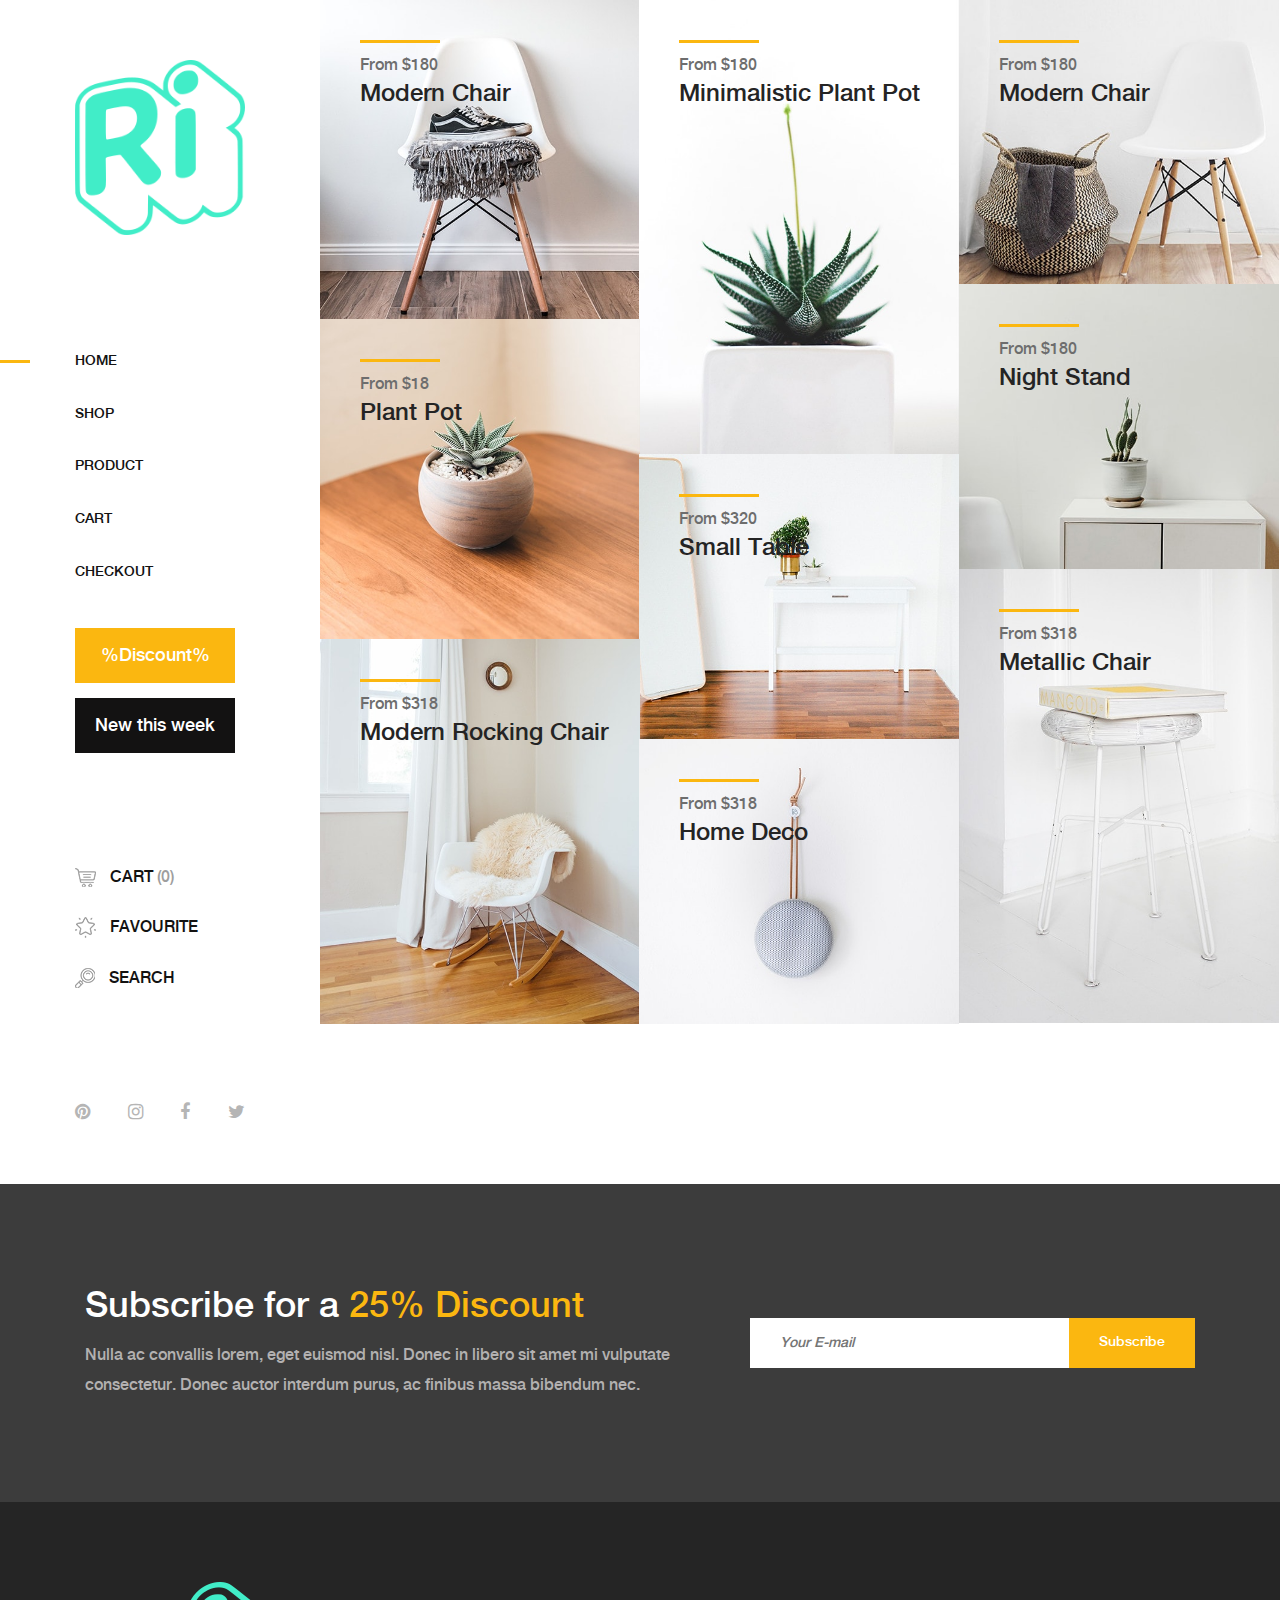
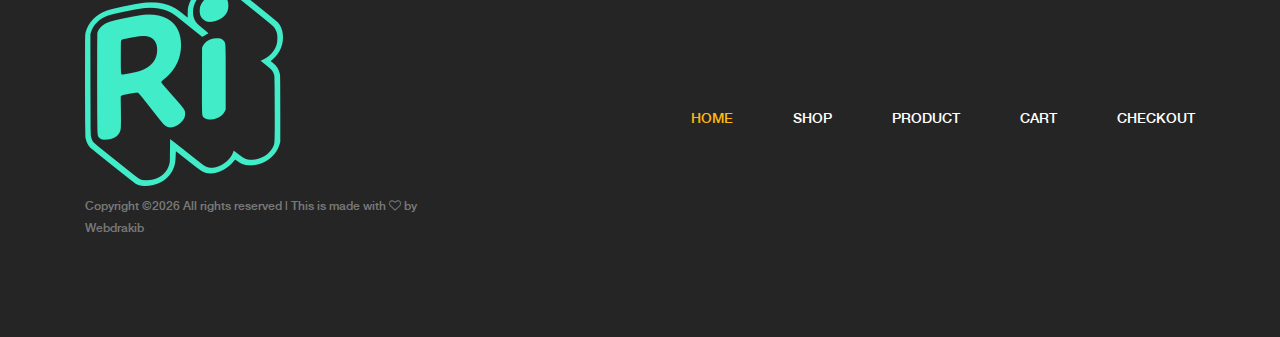
<file: index.html>
<!DOCTYPE html>
<html lang="en">

<head>
    <meta charset="UTF-8">
    <meta name="description" content="">
    <meta http-equiv="X-UA-Compatible" content="IE=edge">
    <meta name="viewport" content="width=device-width, initial-scale=1, shrink-to-fit=no">
    <!-- The above 4 meta tags *must* come first in the head; any other head content must come *after* these tags -->

    <!-- Title  -->
    <title>Ecommerce Website | Home</title>

    <!-- Favicon  -->
    <link rel="icon" href="img/core-img/logo1.png">

    <!-- Core Style CSS -->
    <link rel="stylesheet" href="css/core-style.css">
    <link rel="stylesheet" href="style.css">

</head>

<body>
    <!-- Search Wrapper Area Start -->
    <div class="search-wrapper section-padding-100">
        <div class="search-close">
            <i class="fa fa-close" aria-hidden="true"></i>
        </div>
        <div class="container">
            <div class="row">
                <div class="col-12">
                    <div class="search-content">
                        <form action="#" method="get">
                            <input type="search" name="search" id="search" placeholder="Type your keyword...">
                            <button type="submit"><img src="img/core-img/search.png" alt=""></button>
                        </form>
                    </div>
                </div>
            </div>
        </div>
    </div>
    <!-- Search Wrapper Area End -->

    <!-- ##### Main Content Wrapper Start ##### -->
    <div class="main-content-wrapper d-flex clearfix">

        <!-- Mobile Nav (max width 767px)-->
        <div class="mobile-nav">
            <!-- Navbar Brand -->
            <div class="ri-navbar-brand">
                <a href="index.html"><img src="img/core-img/logo.png" alt="logo"> Shop Rakib</a>
            </div>
            <!-- Navbar Toggler -->
            <div class="amado-navbar-toggler">
                <span></span><span></span><span></span>
            </div>
        </div>

        <!-- Header Area Start -->
        <header class="header-area clearfix">
            <!-- Close Icon -->
            <div class="nav-close">
                <i class="fa fa-close" aria-hidden="true"></i>
            </div>
            <!-- Logo -->
            <div class="logo">
                <a href="index.html"><img src="img/core-img/logo.png" alt=""></a>
            </div>
            <!-- Amado Nav -->
            <nav class="amado-nav">
                <ul>
                    <li class="active"><a href="index.html">Home</a></li>
                    <li><a href="shop.html">Shop</a></li>
                    <li><a href="product-details.html">Product</a></li>
                    <li><a href="cart.html">Cart</a></li>
                    <li><a href="checkout.html">Checkout</a></li>
                </ul>
            </nav>
            <!-- Button Group -->
            <div class="amado-btn-group mt-30 mb-100">
                <a href="#" class="btn amado-btn mb-15">%Discount%</a>
                <a href="#" class="btn amado-btn active">New this week</a>
            </div>
            <!-- Cart Menu -->
            <div class="cart-fav-search mb-100">
                <a href="cart.html" class="cart-nav"><img src="img/core-img/cart.png" alt=""> Cart <span>(0)</span></a>
                <a href="#" class="fav-nav"><img src="img/core-img/favorites.png" alt=""> Favourite</a>
                <a href="#" class="search-nav"><img src="img/core-img/search.png" alt=""> Search</a>
            </div>
            <!-- Social Button -->
            <div class="social-info d-flex justify-content-between">
                <a href="#"><i class="fa fa-pinterest" aria-hidden="true"></i></a>
                <a href="#"><i class="fa fa-instagram" aria-hidden="true"></i></a>
                <a href="#"><i class="fa fa-facebook" aria-hidden="true"></i></a>
                <a href="#"><i class="fa fa-twitter" aria-hidden="true"></i></a>
            </div>
        </header>
        <!-- Header Area End -->

        <!-- Product Catagories Area Start -->
        <div class="products-catagories-area clearfix">
            <div class="amado-pro-catagory clearfix">

                <!-- Single Catagory -->
                <div class="single-products-catagory clearfix">
                    <a href="shop.html">
                        <img src="img/bg-img/1.jpg" alt="">
                        <!-- Hover Content -->
                        <div class="hover-content">
                            <div class="line"></div>
                            <p>From $180</p>
                            <h4>Modern Chair</h4>
                        </div>
                    </a>
                </div>

                <!-- Single Catagory -->
                <div class="single-products-catagory clearfix">
                    <a href="shop.html">
                        <img src="img/bg-img/2.jpg" alt="">
                        <!-- Hover Content -->
                        <div class="hover-content">
                            <div class="line"></div>
                            <p>From $180</p>
                            <h4>Minimalistic Plant Pot</h4>
                        </div>
                    </a>
                </div>

                <!-- Single Catagory -->
                <div class="single-products-catagory clearfix">
                    <a href="shop.html">
                        <img src="img/bg-img/3.jpg" alt="">
                        <!-- Hover Content -->
                        <div class="hover-content">
                            <div class="line"></div>
                            <p>From $180</p>
                            <h4>Modern Chair</h4>
                        </div>
                    </a>
                </div>

                <!-- Single Catagory -->
                <div class="single-products-catagory clearfix">
                    <a href="shop.html">
                        <img src="img/bg-img/4.jpg" alt="">
                        <!-- Hover Content -->
                        <div class="hover-content">
                            <div class="line"></div>
                            <p>From $180</p>
                            <h4>Night Stand</h4>
                        </div>
                    </a>
                </div>

                <!-- Single Catagory -->
                <div class="single-products-catagory clearfix">
                    <a href="shop.html">
                        <img src="img/bg-img/5.jpg" alt="">
                        <!-- Hover Content -->
                        <div class="hover-content">
                            <div class="line"></div>
                            <p>From $18</p>
                            <h4>Plant Pot</h4>
                        </div>
                    </a>
                </div>

                <!-- Single Catagory -->
                <div class="single-products-catagory clearfix">
                    <a href="shop.html">
                        <img src="img/bg-img/6.jpg" alt="">
                        <!-- Hover Content -->
                        <div class="hover-content">
                            <div class="line"></div>
                            <p>From $320</p>
                            <h4>Small Table</h4>
                        </div>
                    </a>
                </div>

                <!-- Single Catagory -->
                <div class="single-products-catagory clearfix">
                    <a href="shop.html">
                        <img src="img/bg-img/7.jpg" alt="">
                        <!-- Hover Content -->
                        <div class="hover-content">
                            <div class="line"></div>
                            <p>From $318</p>
                            <h4>Metallic Chair</h4>
                        </div>
                    </a>
                </div>

                <!-- Single Catagory -->
                <div class="single-products-catagory clearfix">
                    <a href="shop.html">
                        <img src="img/bg-img/8.jpg" alt="">
                        <!-- Hover Content -->
                        <div class="hover-content">
                            <div class="line"></div>
                            <p>From $318</p>
                            <h4>Modern Rocking Chair</h4>
                        </div>
                    </a>
                </div>

                <!-- Single Catagory -->
                <div class="single-products-catagory clearfix">
                    <a href="shop.html">
                        <img src="img/bg-img/9.jpg" alt="">
                        <!-- Hover Content -->
                        <div class="hover-content">
                            <div class="line"></div>
                            <p>From $318</p>
                            <h4>Home Deco</h4>
                        </div>
                    </a>
                </div>
            </div>
        </div>
        <!-- Product Catagories Area End -->
    </div>
    <!-- ##### Main Content Wrapper End ##### -->

    <!-- ##### Newsletter Area Start ##### -->
    <section class="newsletter-area section-padding-100-0">
        <div class="container">
            <div class="row align-items-center">
                <!-- Newsletter Text -->
                <div class="col-12 col-lg-6 col-xl-7">
                    <div class="newsletter-text mb-100">
                        <h2>Subscribe for a <span>25% Discount</span></h2>
                        <p>Nulla ac convallis lorem, eget euismod nisl. Donec in libero sit amet mi vulputate consectetur. Donec auctor interdum purus, ac finibus massa bibendum nec.</p>
                    </div>
                </div>
                <!-- Newsletter Form -->
                <div class="col-12 col-lg-6 col-xl-5">
                    <div class="newsletter-form mb-100">
                        <form action="#" method="post">
                            <input type="email" name="email" class="nl-email" placeholder="Your E-mail">
                            <input type="submit" value="Subscribe">
                        </form>
                    </div>
                </div>
            </div>
        </div>
    </section>
    <!-- ##### Newsletter Area End ##### -->

    <!-- ##### Footer Area Start ##### -->
    <footer class="footer_area clearfix">
        <div class="container">
            <div class="row align-items-center">
                <!-- Single Widget Area -->
                <div class="col-12 col-lg-4">
                    <div class="single_widget_area">
                        <!-- Logo -->
                        <div class="footer-logo mr-50">
                            <a href="index.html"><img src="img/core-img/logo2.png" alt=""></a>
                        </div>
                        <!-- Copywrite Text -->
                        <p class="copywrite">
                            Copyright &copy;<script>document.write(new Date().getFullYear());</script> All rights reserved | This is made with <i class="fa fa-heart-o" aria-hidden="true"></i> by <a href="https:github.com/webdrakib" target="_blank">Webdrakib</a>
                        </p>
                    </div>
                </div>
                <!-- Single Widget Area -->
                <div class="col-12 col-lg-8">
                    <div class="single_widget_area">
                        <!-- Footer Menu -->
                        <div class="footer_menu">
                            <nav class="navbar navbar-expand-lg justify-content-end">
                                <button class="navbar-toggler" type="button" data-toggle="collapse" data-target="#footerNavContent" aria-controls="footerNavContent" aria-expanded="false" aria-label="Toggle navigation"><i class="fa fa-bars"></i></button>
                                <div class="collapse navbar-collapse" id="footerNavContent">
                                    <ul class="navbar-nav ml-auto">
                                        <li class="nav-item active">
                                            <a class="nav-link" href="index.html">Home</a>
                                        </li>
                                        <li class="nav-item">
                                            <a class="nav-link" href="shop.html">Shop</a>
                                        </li>
                                        <li class="nav-item">
                                            <a class="nav-link" href="product-details.html">Product</a>
                                        </li>
                                        <li class="nav-item">
                                            <a class="nav-link" href="cart.html">Cart</a>
                                        </li>
                                        <li class="nav-item">
                                            <a class="nav-link" href="checkout.html">Checkout</a>
                                        </li>
                                    </ul>
                                </div>
                            </nav>
                        </div>
                    </div>
                </div>
            </div>
        </div>
    </footer>
    <!-- ##### Footer Area End ##### -->

    <!-- ##### jQuery (Necessary for All JavaScript Plugins) ##### -->
    <script src="js/jquery/jquery-2.2.4.min.js"></script>
    <!-- Popper js -->
    <script src="js/popper.min.js"></script>
    <!-- Bootstrap js -->
    <script src="js/bootstrap.min.js"></script>
    <!-- Plugins js -->
    <script src="js/plugins.js"></script>
    <!-- Active js -->
    <script src="js/active.js"></script>

</body>

</html>
</file>
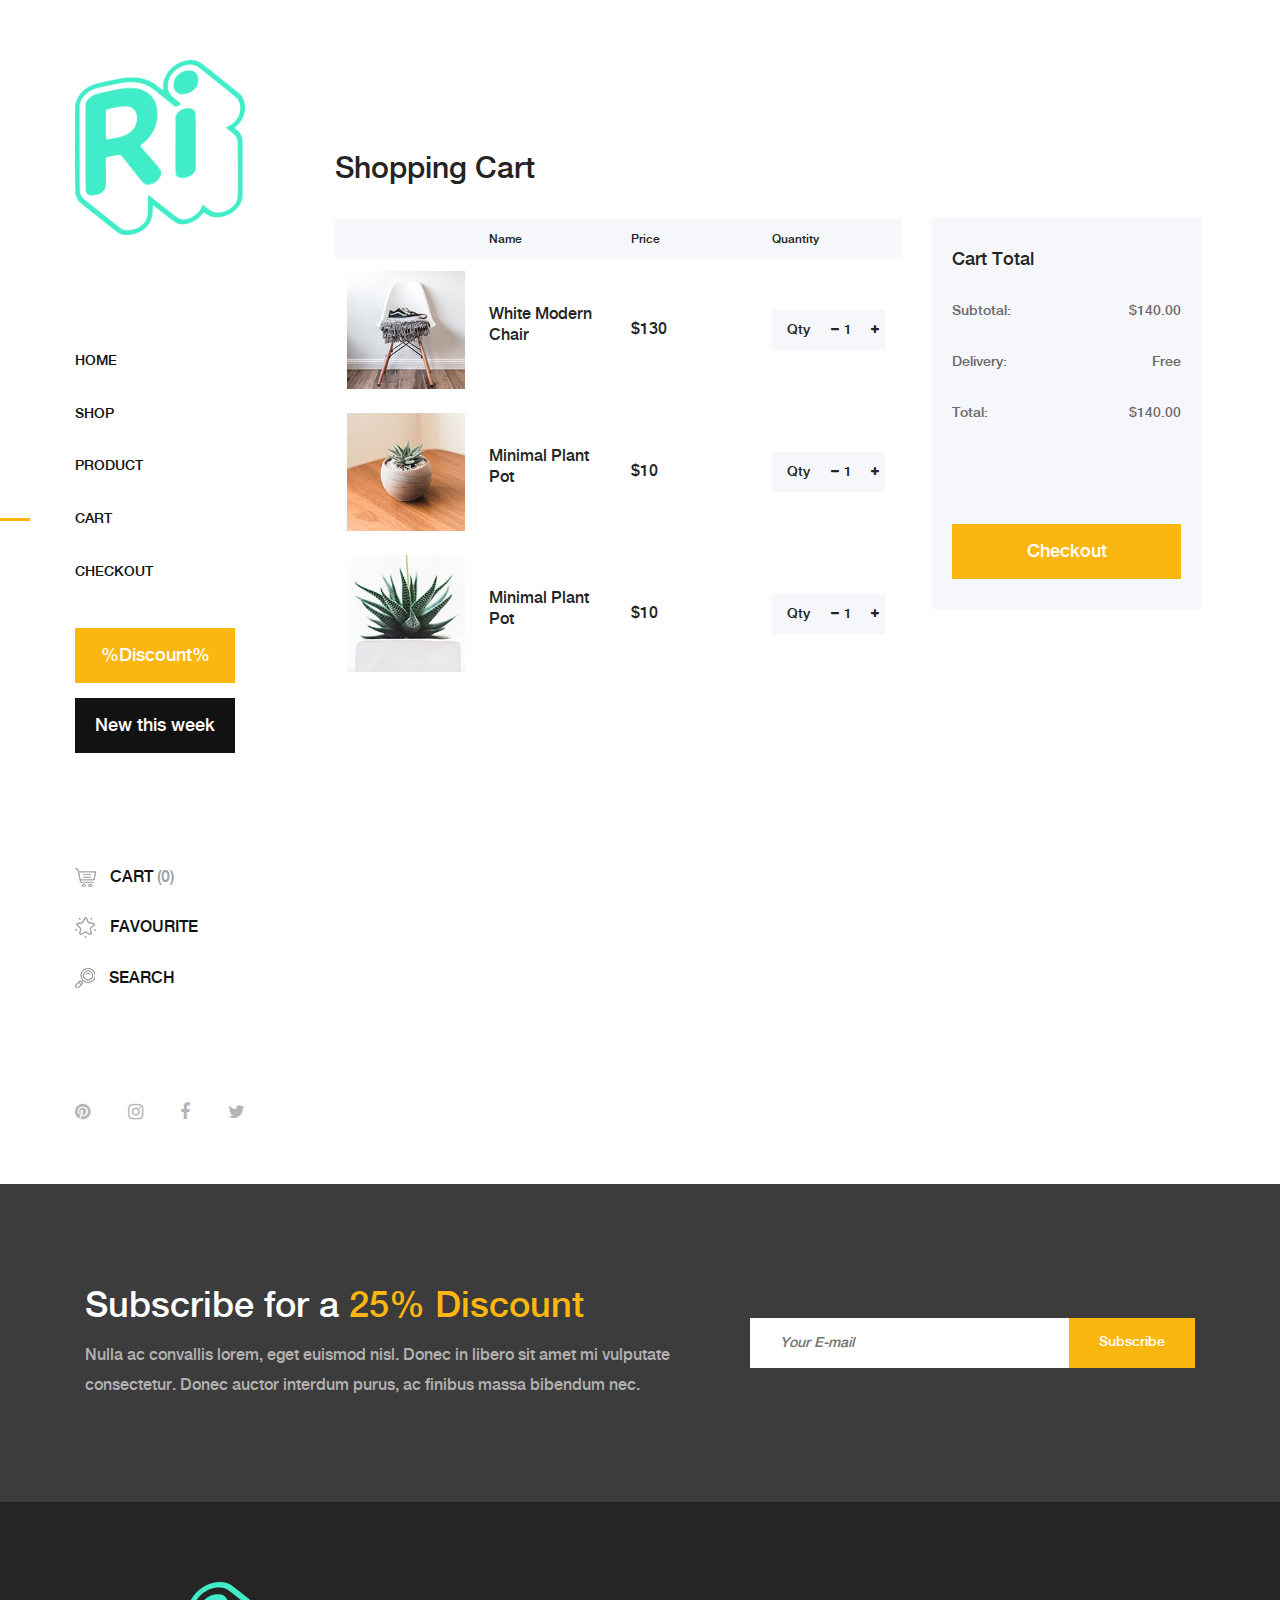
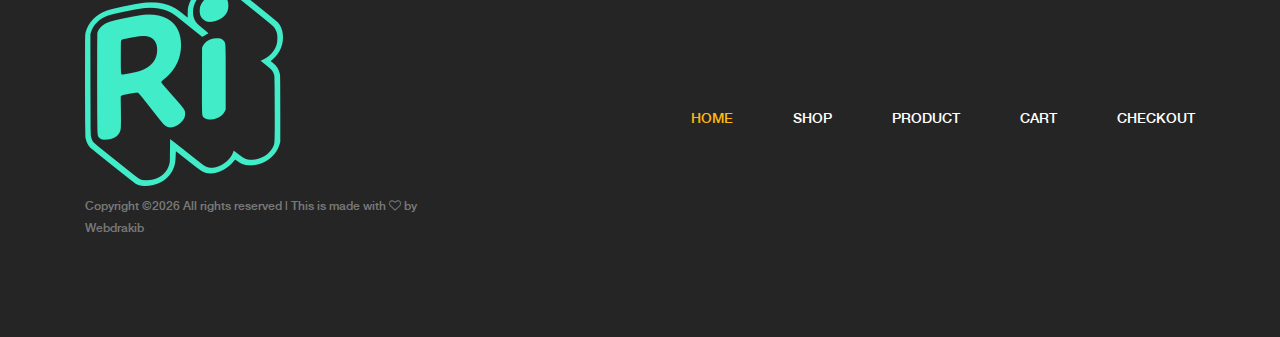
<file: cart.html>
<!DOCTYPE html>
<html lang="en">

<head>
    <meta charset="UTF-8">
    <meta name="description" content="">
    <meta http-equiv="X-UA-Compatible" content="IE=edge">
    <meta name="viewport" content="width=device-width, initial-scale=1, shrink-to-fit=no">
    <!-- The above 4 meta tags *must* come first in the head; any other head content must come *after* these tags -->

    <!-- Title  -->
    <title>Ecommerce Website | Cart</title>

    <!-- Favicon  -->
    <link rel="icon" href="img/core-img/logo1.png">

    <!-- Core Style CSS -->
    <link rel="stylesheet" href="css/core-style.css">
    <link rel="stylesheet" href="style.css">

</head>

<body>
    <!-- Search Wrapper Area Start -->
    <div class="search-wrapper section-padding-100">
        <div class="search-close">
            <i class="fa fa-close" aria-hidden="true"></i>
        </div>
        <div class="container">
            <div class="row">
                <div class="col-12">
                    <div class="search-content">
                        <form action="#" method="get">
                            <input type="search" name="search" id="search" placeholder="Type your keyword...">
                            <button type="submit"><img src="img/core-img/search.png" alt=""></button>
                        </form>
                    </div>
                </div>
            </div>
        </div>
    </div>
    <!-- Search Wrapper Area End -->

    <!-- ##### Main Content Wrapper Start ##### -->
    <div class="main-content-wrapper d-flex clearfix">

        <!-- Mobile Nav (max width 767px)-->
        <div class="mobile-nav">
            <!-- Navbar Brand -->
            <div class="ri-navbar-brand">
                <a href="index.html"><img src="img/core-img/logo.png" alt=""></a>
            </div>
            <!-- Navbar Toggler -->
            <div class="amado-navbar-toggler">
                <span></span><span></span><span></span>
            </div>
        </div>

        <!-- Header Area Start -->
        <header class="header-area clearfix">
            <!-- Close Icon -->
            <div class="nav-close">
                <i class="fa fa-close" aria-hidden="true"></i>
            </div>
            <!-- Logo -->
            <div class="logo">
                <a href="index.html"><img src="img/core-img/logo.png" alt=""></a>
            </div>
            <!-- Amado Nav -->
            <nav class="amado-nav">
                <ul>
                    <li><a href="index.html">Home</a></li>
                    <li><a href="shop.html">Shop</a></li>
                    <li><a href="product-details.html">Product</a></li>
                    <li class="active"><a href="cart.html">Cart</a></li>
                    <li><a href="checkout.html">Checkout</a></li>
                </ul>
            </nav>
            <!-- Button Group -->
            <div class="amado-btn-group mt-30 mb-100">
                <a href="#" class="btn amado-btn mb-15">%Discount%</a>
                <a href="#" class="btn amado-btn active">New this week</a>
            </div>
            <!-- Cart Menu -->
            <div class="cart-fav-search mb-100">
                <a href="cart.html" class="cart-nav"><img src="img/core-img/cart.png" alt=""> Cart <span>(0)</span></a>
                <a href="#" class="fav-nav"><img src="img/core-img/favorites.png" alt=""> Favourite</a>
                <a href="#" class="search-nav"><img src="img/core-img/search.png" alt=""> Search</a>
            </div>
            <!-- Social Button -->
            <div class="social-info d-flex justify-content-between">
                <a href="#"><i class="fa fa-pinterest" aria-hidden="true"></i></a>
                <a href="#"><i class="fa fa-instagram" aria-hidden="true"></i></a>
                <a href="#"><i class="fa fa-facebook" aria-hidden="true"></i></a>
                <a href="#"><i class="fa fa-twitter" aria-hidden="true"></i></a>
            </div>
        </header>
        <!-- Header Area End -->

        <div class="cart-table-area section-padding-100">
            <div class="container-fluid">
                <div class="row">
                    <div class="col-12 col-lg-8">
                        <div class="cart-title mt-50">
                            <h2>Shopping Cart</h2>
                        </div>

                        <div class="cart-table clearfix">
                            <table class="table table-responsive">
                                <thead>
                                    <tr>
                                        <th></th>
                                        <th>Name</th>
                                        <th>Price</th>
                                        <th>Quantity</th>
                                    </tr>
                                </thead>
                                <tbody>
                                    <tr>
                                        <td class="cart_product_img">
                                            <a href="#"><img src="img/bg-img/cart1.jpg" alt="Product"></a>
                                        </td>
                                        <td class="cart_product_desc">
                                            <h5>White Modern Chair</h5>
                                        </td>
                                        <td class="price">
                                            <span>$130</span>
                                        </td>
                                        <td class="qty">
                                            <div class="qty-btn d-flex">
                                                <p>Qty</p>
                                                <div class="quantity">
                                                    <span class="qty-minus" onclick="var effect = document.getElementById('qty'); var qty = effect.value; if( !isNaN( qty )&amp;&amp; qty &gt; 1 ) effect.value--;return false;"><i class="fa fa-minus" aria-hidden="true"></i></span>
                                                    <input type="number" class="qty-text" id="qty" step="1" min="1" max="300" name="quantity" value="1">
                                                    <span class="qty-plus" onclick="var effect = document.getElementById('qty'); var qty = effect.value; if( !isNaN( qty )) effect.value++;return false;"><i class="fa fa-plus" aria-hidden="true"></i></span>
                                                </div>
                                            </div>
                                        </td>
                                    </tr>
                                    <tr>
                                        <td class="cart_product_img">
                                            <a href="#"><img src="img/bg-img/cart2.jpg" alt="Product"></a>
                                        </td>
                                        <td class="cart_product_desc">
                                            <h5>Minimal Plant Pot</h5>
                                        </td>
                                        <td class="price">
                                            <span>$10</span>
                                        </td>
                                        <td class="qty">
                                            <div class="qty-btn d-flex">
                                                <p>Qty</p>
                                                <div class="quantity">
                                                    <span class="qty-minus" onclick="var effect = document.getElementById('qty2'); var qty = effect.value; if( !isNaN( qty ) &amp;&amp; qty &gt; 1 ) effect.value--;return false;"><i class="fa fa-minus" aria-hidden="true"></i></span>
                                                    <input type="number" class="qty-text" id="qty2" step="1" min="1" max="300" name="quantity" value="1">
                                                    <span class="qty-plus" onclick="var effect = document.getElementById('qty2'); var qty = effect.value; if( !isNaN( qty )) effect.value++;return false;"><i class="fa fa-plus" aria-hidden="true"></i></span>
                                                </div>
                                            </div>
                                        </td>
                                    </tr>
                                    <tr>
                                        <td class="cart_product_img">
                                            <a href="#"><img src="img/bg-img/cart3.jpg" alt="Product"></a>
                                        </td>
                                        <td class="cart_product_desc">
                                            <h5>Minimal Plant Pot</h5>
                                        </td>
                                        <td class="price">
                                            <span>$10</span>
                                        </td>
                                        <td class="qty">
                                            <div class="qty-btn d-flex">
                                                <p>Qty</p>
                                                <div class="quantity">
                                                    <span class="qty-minus" onclick="var effect = document.getElementById('qty3'); var qty = effect.value; if( !isNaN( qty ) &amp;&amp; qty &gt; 1 ) effect.value--;return false;"><i class="fa fa-minus" aria-hidden="true"></i></span>
                                                    <input type="number" class="qty-text" id="qty3" step="1" min="1" max="300" name="quantity" value="1">
                                                    <span class="qty-plus" onclick="var effect = document.getElementById('qty3'); var qty = effect.value; if( !isNaN( qty )) effect.value++;return false;"><i class="fa fa-plus" aria-hidden="true"></i></span>
                                                </div>
                                            </div>
                                        </td>
                                    </tr>
                                </tbody>
                            </table>
                        </div>
                    </div>
                    <div class="col-12 col-lg-4">
                        <div class="cart-summary">
                            <h5>Cart Total</h5>
                            <ul class="summary-table">
                                <li><span>subtotal:</span> <span>$140.00</span></li>
                                <li><span>delivery:</span> <span>Free</span></li>
                                <li><span>total:</span> <span>$140.00</span></li>
                            </ul>
                            <div class="cart-btn mt-100">
                                <a href="cart.html" class="btn amado-btn w-100">Checkout</a>
                            </div>
                        </div>
                    </div>
                </div>
            </div>
        </div>
    </div>
    <!-- ##### Main Content Wrapper End ##### -->

    <!-- ##### Newsletter Area Start ##### -->
    <section class="newsletter-area section-padding-100-0">
        <div class="container">
            <div class="row align-items-center">
                <!-- Newsletter Text -->
                <div class="col-12 col-lg-6 col-xl-7">
                    <div class="newsletter-text mb-100">
                        <h2>Subscribe for a <span>25% Discount</span></h2>
                        <p>Nulla ac convallis lorem, eget euismod nisl. Donec in libero sit amet mi vulputate consectetur. Donec auctor interdum purus, ac finibus massa bibendum nec.</p>
                    </div>
                </div>
                <!-- Newsletter Form -->
                <div class="col-12 col-lg-6 col-xl-5">
                    <div class="newsletter-form mb-100">
                        <form action="#" method="post">
                            <input type="email" name="email" class="nl-email" placeholder="Your E-mail">
                            <input type="submit" value="Subscribe">
                        </form>
                    </div>
                </div>
            </div>
        </div>
    </section>
    <!-- ##### Newsletter Area End ##### -->

    <!-- ##### Footer Area Start ##### -->
    <footer class="footer_area clearfix">
        <div class="container">
            <div class="row align-items-center">
                <!-- Single Widget Area -->
                <div class="col-12 col-lg-4">
                    <div class="single_widget_area">
                        <!-- Logo -->
                        <div class="footer-logo mr-50">
                            <a href="index.html"><img src="img/core-img/logo2.png" alt=""></a>
                        </div>
                        <!-- Copywrite Text -->
                        <p class="copywrite">
                            Copyright &copy;<script>document.write(new Date().getFullYear());</script> All rights reserved | This is made with <i class="fa fa-heart-o" aria-hidden="true"></i> by <a href="https:github.com/webdrakib" target="_blank">Webdrakib</a>
                        </p>
                    </div>
                </div>
                <!-- Single Widget Area -->
                <div class="col-12 col-lg-8">
                    <div class="single_widget_area">
                        <!-- Footer Menu -->
                        <div class="footer_menu">
                            <nav class="navbar navbar-expand-lg justify-content-end">
                                <button class="navbar-toggler" type="button" data-toggle="collapse" data-target="#footerNavContent" aria-controls="footerNavContent" aria-expanded="false" aria-label="Toggle navigation"><i class="fa fa-bars"></i></button>
                                <div class="collapse navbar-collapse" id="footerNavContent">
                                    <ul class="navbar-nav ml-auto">
                                        <li class="nav-item active">
                                            <a class="nav-link" href="index.html">Home</a>
                                        </li>
                                        <li class="nav-item">
                                            <a class="nav-link" href="shop.html">Shop</a>
                                        </li>
                                        <li class="nav-item">
                                            <a class="nav-link" href="product-details.html">Product</a>
                                        </li>
                                        <li class="nav-item">
                                            <a class="nav-link" href="cart.html">Cart</a>
                                        </li>
                                        <li class="nav-item">
                                            <a class="nav-link" href="checkout.html">Checkout</a>
                                        </li>
                                    </ul>
                                </div>
                            </nav>
                        </div>
                    </div>
                </div>
            </div>
        </div>
    </footer>
    <!-- ##### Footer Area End ##### -->

    <!-- ##### jQuery (Necessary for All JavaScript Plugins) ##### -->
    <script src="js/jquery/jquery-2.2.4.min.js"></script>
    <!-- Popper js -->
    <script src="js/popper.min.js"></script>
    <!-- Bootstrap js -->
    <script src="js/bootstrap.min.js"></script>
    <!-- Plugins js -->
    <script src="js/plugins.js"></script>
    <!-- Active js -->
    <script src="js/active.js"></script>

</body>

</html>
</file>
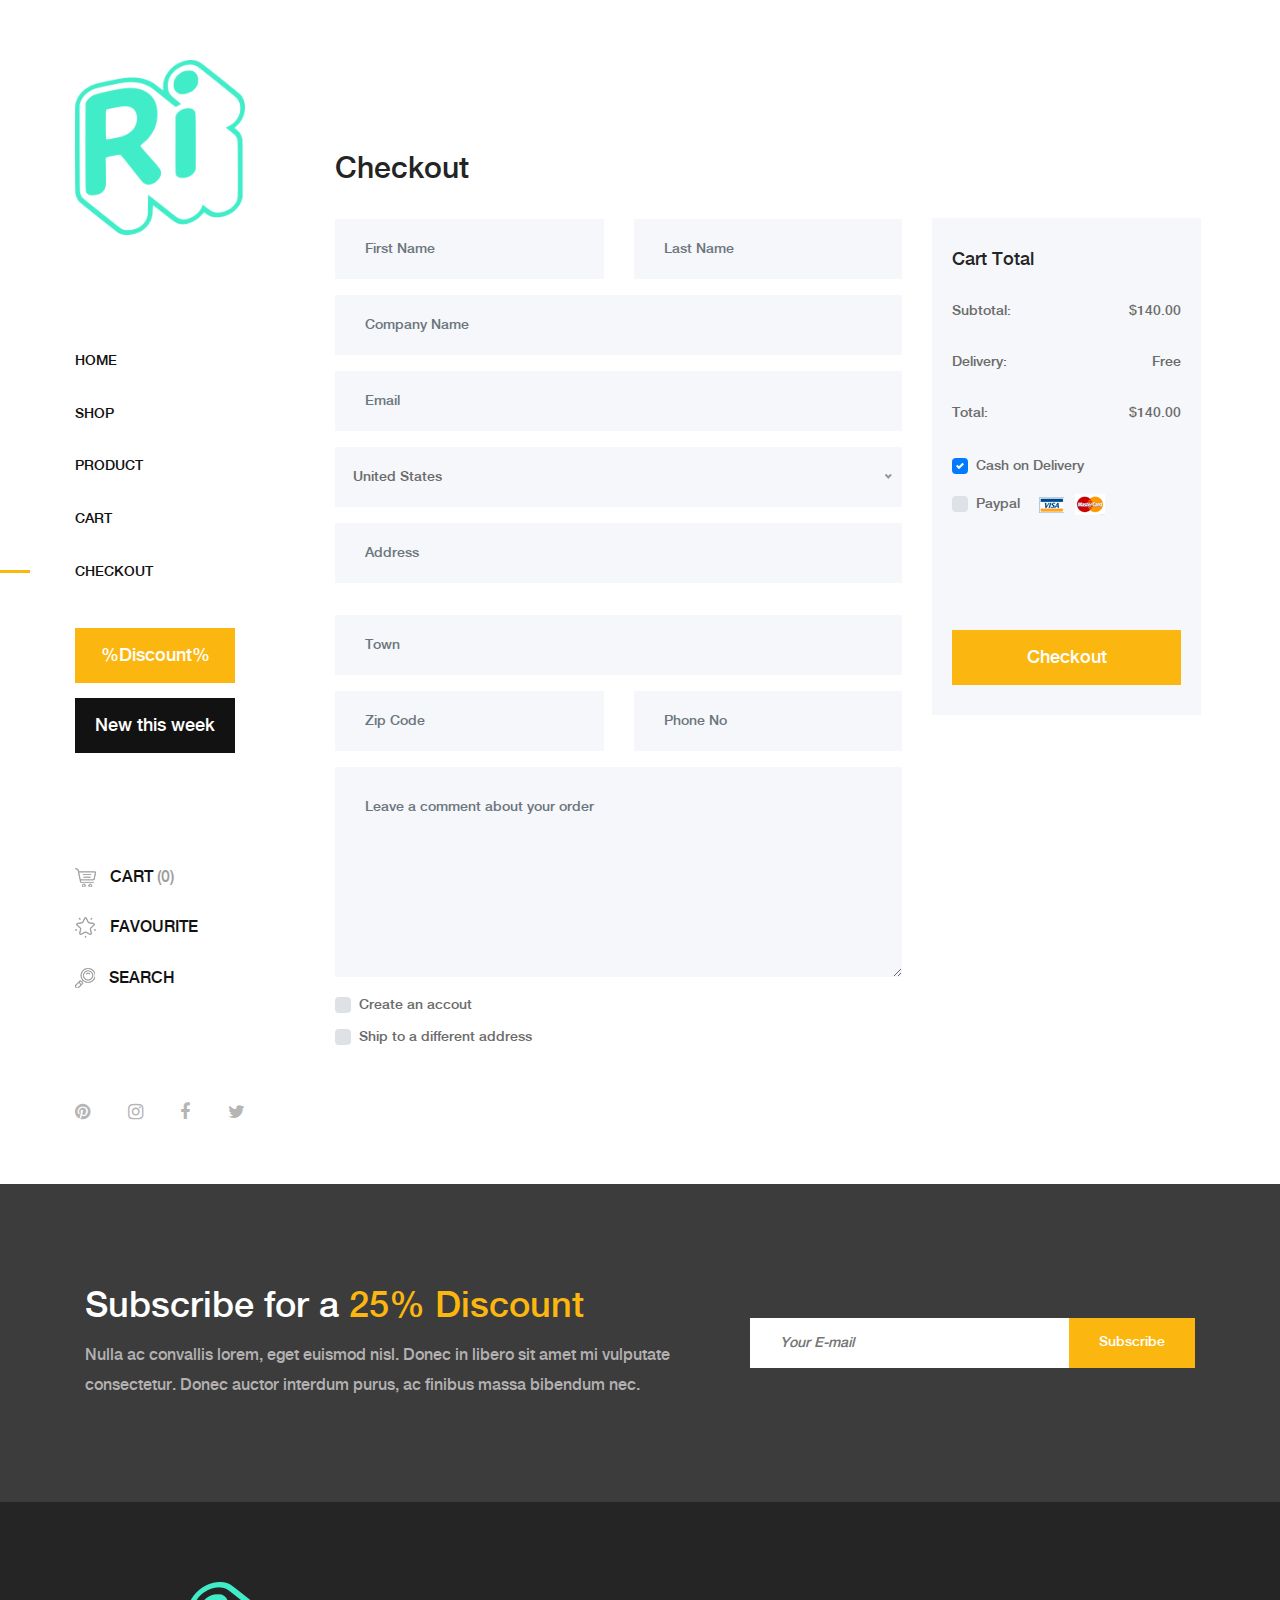
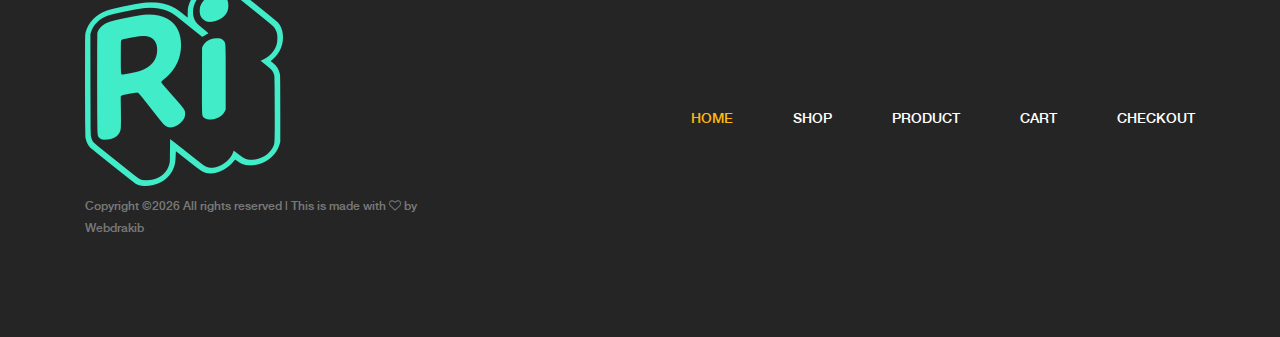
<file: checkout.html>
<!DOCTYPE html>
<html lang="en">

<head>
    <meta charset="UTF-8">
    <meta name="description" content="">
    <meta http-equiv="X-UA-Compatible" content="IE=edge">
    <meta name="viewport" content="width=device-width, initial-scale=1, shrink-to-fit=no">
    <!-- The above 4 meta tags *must* come first in the head; any other head content must come *after* these tags -->

    <!-- Title  -->
    <title>Ecommerce Website | Checkout</title>

    <!-- Favicon  -->
    <link rel="icon" href="img/core-img/logo1.png">

    <!-- Core Style CSS -->
    <link rel="stylesheet" href="css/core-style.css">
    <link rel="stylesheet" href="style.css">

</head>

<body>
    <!-- Search Wrapper Area Start -->
    <div class="search-wrapper section-padding-100">
        <div class="search-close">
            <i class="fa fa-close" aria-hidden="true"></i>
        </div>
        <div class="container">
            <div class="row">
                <div class="col-12">
                    <div class="search-content">
                        <form action="#" method="get">
                            <input type="search" name="search" id="search" placeholder="Type your keyword...">
                            <button type="submit"><img src="img/core-img/search.png" alt=""></button>
                        </form>
                    </div>
                </div>
            </div>
        </div>
    </div>
    <!-- Search Wrapper Area End -->

    <!-- ##### Main Content Wrapper Start ##### -->
    <div class="main-content-wrapper d-flex clearfix">

        <!-- Mobile Nav (max width 767px)-->
        <div class="mobile-nav">
            <!-- Navbar Brand -->
            <div class="ri-navbar-brand">
                <a href="index.html"><img src="img/core-img/logo.png" alt=""></a>
            </div>
            <!-- Navbar Toggler -->
            <div class="amado-navbar-toggler">
                <span></span><span></span><span></span>
            </div>
        </div>

        <!-- Header Area Start -->
        <header class="header-area clearfix">
            <!-- Close Icon -->
            <div class="nav-close">
                <i class="fa fa-close" aria-hidden="true"></i>
            </div>
            <!-- Logo -->
            <div class="logo">
                <a href="index.html"><img src="img/core-img/logo.png" alt=""></a>
            </div>
            <!-- Amado Nav -->
            <nav class="amado-nav">
                <ul>
                    <li><a href="index.html">Home</a></li>
                    <li><a href="shop.html">Shop</a></li>
                    <li><a href="product-details.html">Product</a></li>
                    <li><a href="cart.html">Cart</a></li>
                    <li class="active"><a href="checkout.html">Checkout</a></li>
                </ul>
            </nav>
            <!-- Button Group -->
            <div class="amado-btn-group mt-30 mb-100">
                <a href="#" class="btn amado-btn mb-15">%Discount%</a>
                <a href="#" class="btn amado-btn active">New this week</a>
            </div>
            <!-- Cart Menu -->
            <div class="cart-fav-search mb-100">
                <a href="cart.html" class="cart-nav"><img src="img/core-img/cart.png" alt=""> Cart <span>(0)</span></a>
                <a href="#" class="fav-nav"><img src="img/core-img/favorites.png" alt=""> Favourite</a>
                <a href="#" class="search-nav"><img src="img/core-img/search.png" alt=""> Search</a>
            </div>
            <!-- Social Button -->
            <div class="social-info d-flex justify-content-between">
                <a href="#"><i class="fa fa-pinterest" aria-hidden="true"></i></a>
                <a href="#"><i class="fa fa-instagram" aria-hidden="true"></i></a>
                <a href="#"><i class="fa fa-facebook" aria-hidden="true"></i></a>
                <a href="#"><i class="fa fa-twitter" aria-hidden="true"></i></a>
            </div>
        </header>
        <!-- Header Area End -->

        <div class="cart-table-area section-padding-100">
            <div class="container-fluid">
                <div class="row">
                    <div class="col-12 col-lg-8">
                        <div class="checkout_details_area mt-50 clearfix">

                            <div class="cart-title">
                                <h2>Checkout</h2>
                            </div>

                            <form action="#" method="post">
                                <div class="row">
                                    <div class="col-md-6 mb-3">
                                        <input type="text" class="form-control" id="first_name" value="" placeholder="First Name" required>
                                    </div>
                                    <div class="col-md-6 mb-3">
                                        <input type="text" class="form-control" id="last_name" value="" placeholder="Last Name" required>
                                    </div>
                                    <div class="col-12 mb-3">
                                        <input type="text" class="form-control" id="company" placeholder="Company Name" value="">
                                    </div>
                                    <div class="col-12 mb-3">
                                        <input type="email" class="form-control" id="email" placeholder="Email" value="">
                                    </div>
                                    <div class="col-12 mb-3">
                                        <select class="w-100" id="country">
                                        <option value="usa">United States</option>
                                        <option value="uk">United Kingdom</option>
                                        <option value="ger">Germany</option>
                                        <option value="fra">France</option>
                                        <option value="ind">India</option>
                                        <option value="aus">Australia</option>
                                        <option value="bra">Brazil</option>
                                        <option value="cana">Canada</option>
                                    </select>
                                    </div>
                                    <div class="col-12 mb-3">
                                        <input type="text" class="form-control mb-3" id="street_address" placeholder="Address" value="">
                                    </div>
                                    <div class="col-12 mb-3">
                                        <input type="text" class="form-control" id="city" placeholder="Town" value="">
                                    </div>
                                    <div class="col-md-6 mb-3">
                                        <input type="text" class="form-control" id="zipCode" placeholder="Zip Code" value="">
                                    </div>
                                    <div class="col-md-6 mb-3">
                                        <input type="number" class="form-control" id="phone_number" min="0" placeholder="Phone No" value="">
                                    </div>
                                    <div class="col-12 mb-3">
                                        <textarea name="comment" class="form-control w-100" id="comment" cols="30" rows="10" placeholder="Leave a comment about your order"></textarea>
                                    </div>

                                    <div class="col-12">
                                        <div class="custom-control custom-checkbox d-block mb-2">
                                            <input type="checkbox" class="custom-control-input" id="customCheck2">
                                            <label class="custom-control-label" for="customCheck2">Create an accout</label>
                                        </div>
                                        <div class="custom-control custom-checkbox d-block">
                                            <input type="checkbox" class="custom-control-input" id="customCheck3">
                                            <label class="custom-control-label" for="customCheck3">Ship to a different address</label>
                                        </div>
                                    </div>
                                </div>
                            </form>
                        </div>
                    </div>
                    <div class="col-12 col-lg-4">
                        <div class="cart-summary">
                            <h5>Cart Total</h5>
                            <ul class="summary-table">
                                <li><span>subtotal:</span> <span>$140.00</span></li>
                                <li><span>delivery:</span> <span>Free</span></li>
                                <li><span>total:</span> <span>$140.00</span></li>
                            </ul>

                            <div class="payment-method">
                                <!-- Cash on delivery -->
                                <div class="custom-control custom-checkbox mr-sm-2">
                                    <input type="checkbox" class="custom-control-input" id="cod" checked>
                                    <label class="custom-control-label" for="cod">Cash on Delivery</label>
                                </div>
                                <!-- Paypal -->
                                <div class="custom-control custom-checkbox mr-sm-2">
                                    <input type="checkbox" class="custom-control-input" id="paypal">
                                    <label class="custom-control-label" for="paypal">Paypal <img class="ml-15" src="img/core-img/paypal.png" alt=""></label>
                                </div>
                            </div>

                            <div class="cart-btn mt-100">
                                <a href="#" class="btn amado-btn w-100">Checkout</a>
                            </div>
                        </div>
                    </div>
                </div>
            </div>
        </div>
    </div>
    <!-- ##### Main Content Wrapper End ##### -->

    <!-- ##### Newsletter Area Start ##### -->
    <section class="newsletter-area section-padding-100-0">
        <div class="container">
            <div class="row align-items-center">
                <!-- Newsletter Text -->
                <div class="col-12 col-lg-6 col-xl-7">
                    <div class="newsletter-text mb-100">
                        <h2>Subscribe for a <span>25% Discount</span></h2>
                        <p>Nulla ac convallis lorem, eget euismod nisl. Donec in libero sit amet mi vulputate consectetur. Donec auctor interdum purus, ac finibus massa bibendum nec.</p>
                    </div>
                </div>
                <!-- Newsletter Form -->
                <div class="col-12 col-lg-6 col-xl-5">
                    <div class="newsletter-form mb-100">
                        <form action="#" method="post">
                            <input type="email" name="email" class="nl-email" placeholder="Your E-mail">
                            <input type="submit" value="Subscribe">
                        </form>
                    </div>
                </div>
            </div>
        </div>
    </section>
    <!-- ##### Newsletter Area End ##### -->

    <!-- ##### Footer Area Start ##### -->
    <footer class="footer_area clearfix">
        <div class="container">
            <div class="row align-items-center">
                <!-- Single Widget Area -->
                <div class="col-12 col-lg-4">
                    <div class="single_widget_area">
                        <!-- Logo -->
                        <div class="footer-logo mr-50">
                            <a href="index.html"><img src="img/core-img/logo2.png" alt=""></a>
                        </div>
                        <!-- Copywrite Text -->
                        <p class="copywrite">
                            Copyright &copy;<script>document.write(new Date().getFullYear());</script> All rights reserved | This is made with <i class="fa fa-heart-o" aria-hidden="true"></i> by <a href="https:github.com/webdrakib" target="_blank">Webdrakib</a>
                        </p>
                    </div>
                </div>
                <!-- Single Widget Area -->
                <div class="col-12 col-lg-8">
                    <div class="single_widget_area">
                        <!-- Footer Menu -->
                        <div class="footer_menu">
                            <nav class="navbar navbar-expand-lg justify-content-end">
                                <button class="navbar-toggler" type="button" data-toggle="collapse" data-target="#footerNavContent" aria-controls="footerNavContent" aria-expanded="false" aria-label="Toggle navigation"><i class="fa fa-bars"></i></button>
                                <div class="collapse navbar-collapse" id="footerNavContent">
                                    <ul class="navbar-nav ml-auto">
                                        <li class="nav-item active">
                                            <a class="nav-link" href="index.html">Home</a>
                                        </li>
                                        <li class="nav-item">
                                            <a class="nav-link" href="shop.html">Shop</a>
                                        </li>
                                        <li class="nav-item">
                                            <a class="nav-link" href="product-details.html">Product</a>
                                        </li>
                                        <li class="nav-item">
                                            <a class="nav-link" href="cart.html">Cart</a>
                                        </li>
                                        <li class="nav-item">
                                            <a class="nav-link" href="checkout.html">Checkout</a>
                                        </li>
                                    </ul>
                                </div>
                            </nav>
                        </div>
                    </div>
                </div>
            </div>
        </div>
    </footer>
    <!-- ##### Footer Area End ##### -->

    <!-- ##### jQuery (Necessary for All JavaScript Plugins) ##### -->
    <script src="js/jquery/jquery-2.2.4.min.js"></script>
    <!-- Popper js -->
    <script src="js/popper.min.js"></script>
    <!-- Bootstrap js -->
    <script src="js/bootstrap.min.js"></script>
    <!-- Plugins js -->
    <script src="js/plugins.js"></script>
    <!-- Active js -->
    <script src="js/active.js"></script>

</body>

</html>
</file>
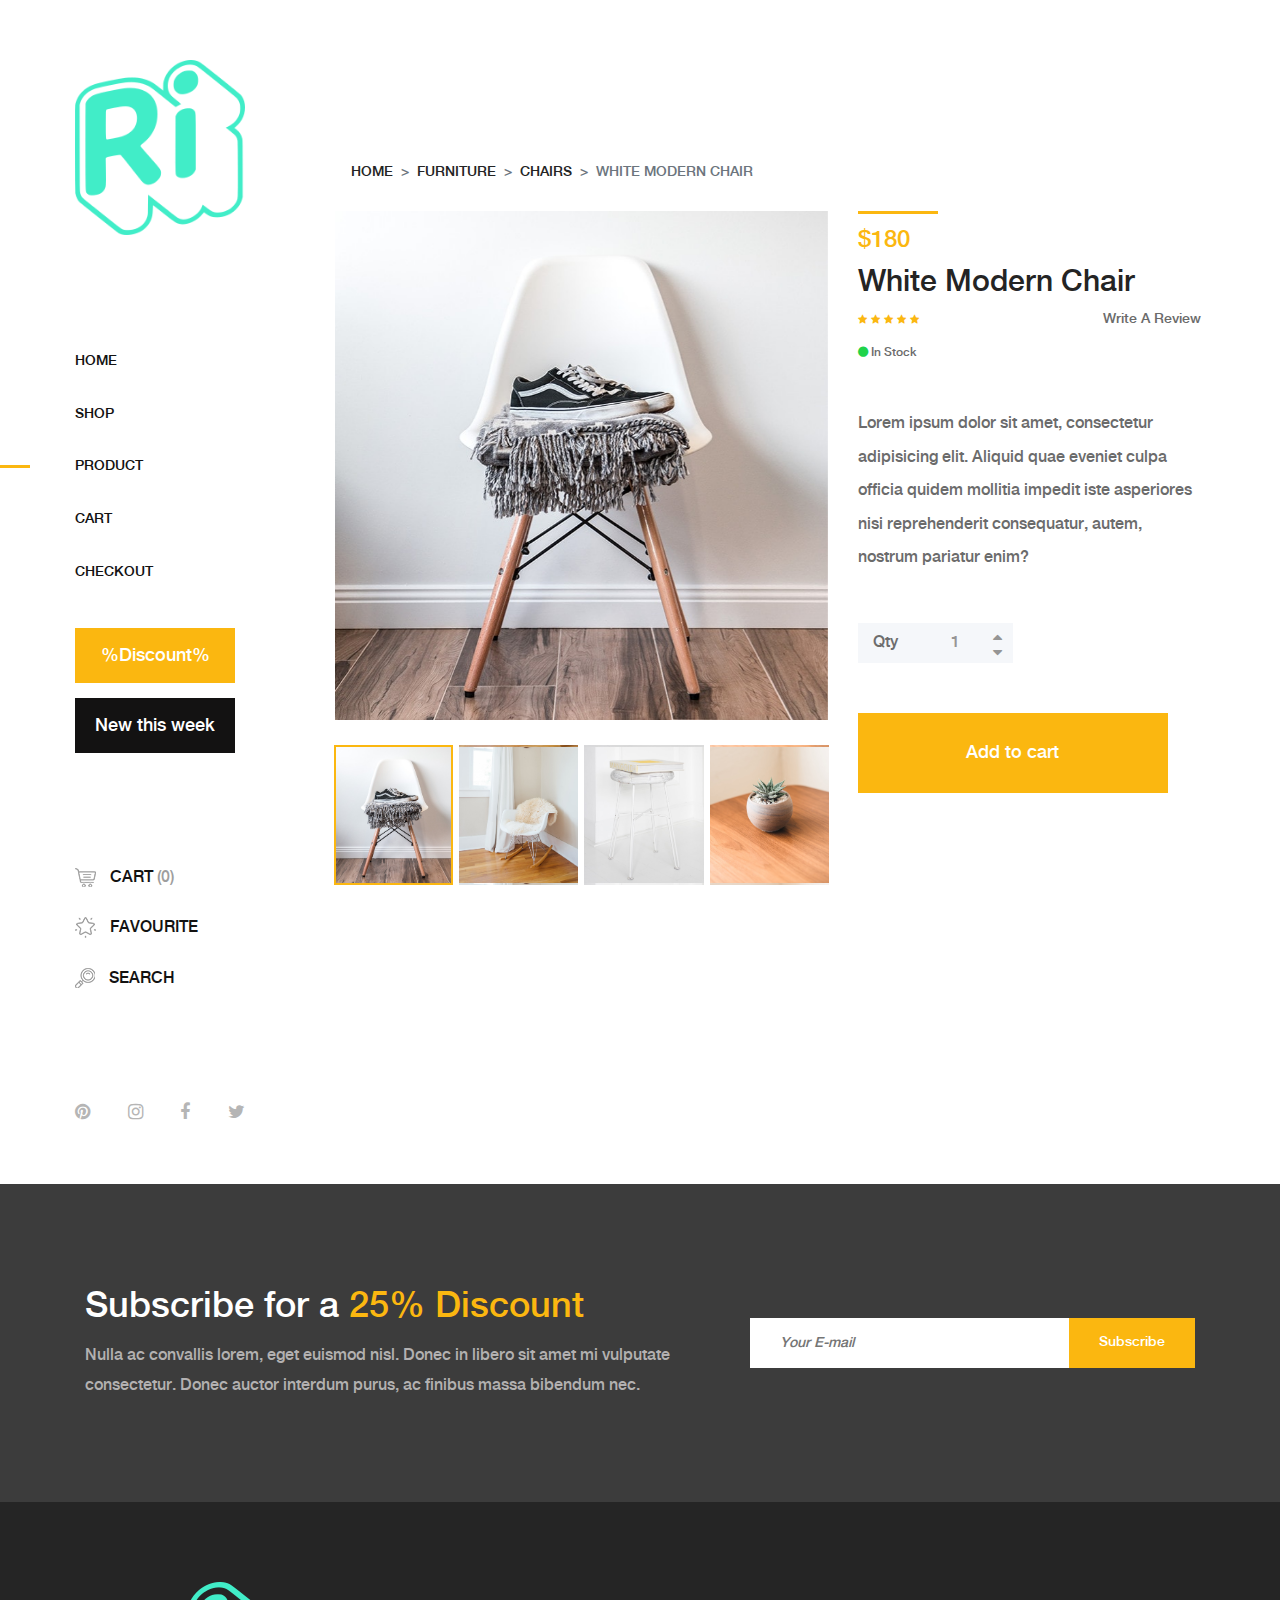
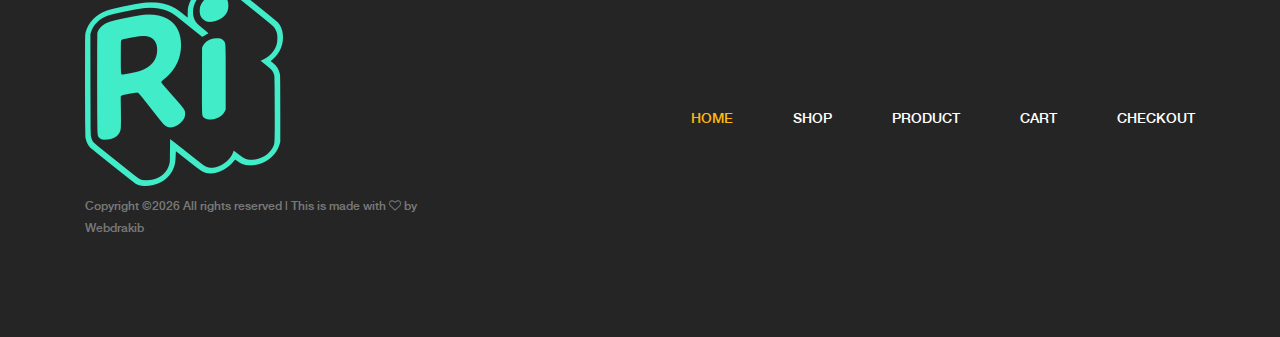
<file: product-details.html>
<!DOCTYPE html>
<html lang="en">

<head>
    <meta charset="UTF-8">
    <meta name="description" content="">
    <meta http-equiv="X-UA-Compatible" content="IE=edge">
    <meta name="viewport" content="width=device-width, initial-scale=1, shrink-to-fit=no">
    <!-- The above 4 meta tags *must* come first in the head; any other head content must come *after* these tags -->

    <!-- Title  -->
    <title>Ecommerce Website | Product Details</title>

    <!-- Favicon  -->
    <link rel="icon" href="img/core-img/logo1.png">

    <!-- Core Style CSS -->
    <link rel="stylesheet" href="css/core-style.css">
    <link rel="stylesheet" href="style.css">

</head>

<body>
    <!-- Search Wrapper Area Start -->
    <div class="search-wrapper section-padding-100">
        <div class="search-close">
            <i class="fa fa-close" aria-hidden="true"></i>
        </div>
        <div class="container">
            <div class="row">
                <div class="col-12">
                    <div class="search-content">
                        <form action="#" method="get">
                            <input type="search" name="search" id="search" placeholder="Type your keyword...">
                            <button type="submit"><img src="img/core-img/search.png" alt=""></button>
                        </form>
                    </div>
                </div>
            </div>
        </div>
    </div>
    <!-- Search Wrapper Area End -->

    <!-- ##### Main Content Wrapper Start ##### -->
    <div class="main-content-wrapper d-flex clearfix">

        <!-- Mobile Nav (max width 767px)-->
        <div class="mobile-nav">
            <!-- Navbar Brand -->
            <div class="ri-navbar-brand">
                <a href="index.html"><img src="img/core-img/logo.png" alt=""></a>
            </div>
            <!-- Navbar Toggler -->
            <div class="amado-navbar-toggler">
                <span></span><span></span><span></span>
            </div>
        </div>

        <!-- Header Area Start -->
        <header class="header-area clearfix">
            <!-- Close Icon -->
            <div class="nav-close">
                <i class="fa fa-close" aria-hidden="true"></i>
            </div>
            <!-- Logo -->
            <div class="logo">
                <a href="index.html"><img src="img/core-img/logo.png" alt=""></a>
            </div>
            <!-- Amado Nav -->
            <nav class="amado-nav">
                <ul>
                    <li><a href="index.html">Home</a></li>
                    <li><a href="shop.html">Shop</a></li>
                    <li class="active"><a href="product-details.html">Product</a></li>
                    <li><a href="cart.html">Cart</a></li>
                    <li><a href="checkout.html">Checkout</a></li>
                </ul>
            </nav>
            <!-- Button Group -->
            <div class="amado-btn-group mt-30 mb-100">
                <a href="#" class="btn amado-btn mb-15">%Discount%</a>
                <a href="#" class="btn amado-btn active">New this week</a>
            </div>
            <!-- Cart Menu -->
            <div class="cart-fav-search mb-100">
                <a href="cart.html" class="cart-nav"><img src="img/core-img/cart.png" alt=""> Cart <span>(0)</span></a>
                <a href="#" class="fav-nav"><img src="img/core-img/favorites.png" alt=""> Favourite</a>
                <a href="#" class="search-nav"><img src="img/core-img/search.png" alt=""> Search</a>
            </div>
            <!-- Social Button -->
            <div class="social-info d-flex justify-content-between">
                <a href="#"><i class="fa fa-pinterest" aria-hidden="true"></i></a>
                <a href="#"><i class="fa fa-instagram" aria-hidden="true"></i></a>
                <a href="#"><i class="fa fa-facebook" aria-hidden="true"></i></a>
                <a href="#"><i class="fa fa-twitter" aria-hidden="true"></i></a>
            </div>
        </header>
        <!-- Header Area End -->

        <!-- Product Details Area Start -->
        <div class="single-product-area section-padding-100 clearfix">
            <div class="container-fluid">

                <div class="row">
                    <div class="col-12">
                        <nav aria-label="breadcrumb">
                            <ol class="breadcrumb mt-50">
                                <li class="breadcrumb-item"><a href="#">Home</a></li>
                                <li class="breadcrumb-item"><a href="#">Furniture</a></li>
                                <li class="breadcrumb-item"><a href="#">Chairs</a></li>
                                <li class="breadcrumb-item active" aria-current="page">white modern chair</li>
                            </ol>
                        </nav>
                    </div>
                </div>

                <div class="row">
                    <div class="col-12 col-lg-7">
                        <div class="single_product_thumb">
                            <div id="product_details_slider" class="carousel slide" data-ride="carousel">
                                <ol class="carousel-indicators">
                                    <li class="active" data-target="#product_details_slider" data-slide-to="0" style="background-image: url(img/product-img/pro-big-1.jpg);">
                                    </li>
                                    <li data-target="#product_details_slider" data-slide-to="1" style="background-image: url(img/product-img/pro-big-2.jpg);">
                                    </li>
                                    <li data-target="#product_details_slider" data-slide-to="2" style="background-image: url(img/product-img/pro-big-3.jpg);">
                                    </li>
                                    <li data-target="#product_details_slider" data-slide-to="3" style="background-image: url(img/product-img/pro-big-4.jpg);">
                                    </li>
                                </ol>
                                <div class="carousel-inner">
                                    <div class="carousel-item active">
                                        <a class="gallery_img" href="img/product-img/pro-big-1.jpg">
                                            <img class="d-block w-100" src="img/product-img/pro-big-1.jpg" alt="First slide">
                                        </a>
                                    </div>
                                    <div class="carousel-item">
                                        <a class="gallery_img" href="img/product-img/pro-big-2.jpg">
                                            <img class="d-block w-100" src="img/product-img/pro-big-2.jpg" alt="Second slide">
                                        </a>
                                    </div>
                                    <div class="carousel-item">
                                        <a class="gallery_img" href="img/product-img/pro-big-3.jpg">
                                            <img class="d-block w-100" src="img/product-img/pro-big-3.jpg" alt="Third slide">
                                        </a>
                                    </div>
                                    <div class="carousel-item">
                                        <a class="gallery_img" href="img/product-img/pro-big-4.jpg">
                                            <img class="d-block w-100" src="img/product-img/pro-big-4.jpg" alt="Fourth slide">
                                        </a>
                                    </div>
                                </div>
                            </div>
                        </div>
                    </div>
                    <div class="col-12 col-lg-5">
                        <div class="single_product_desc">
                            <!-- Product Meta Data -->
                            <div class="product-meta-data">
                                <div class="line"></div>
                                <p class="product-price">$180</p>
                                <a href="product-details.html">
                                    <h6>White Modern Chair</h6>
                                </a>
                                <!-- Ratings & Review -->
                                <div class="ratings-review mb-15 d-flex align-items-center justify-content-between">
                                    <div class="ratings">
                                        <i class="fa fa-star" aria-hidden="true"></i>
                                        <i class="fa fa-star" aria-hidden="true"></i>
                                        <i class="fa fa-star" aria-hidden="true"></i>
                                        <i class="fa fa-star" aria-hidden="true"></i>
                                        <i class="fa fa-star" aria-hidden="true"></i>
                                    </div>
                                    <div class="review">
                                        <a href="#">Write A Review</a>
                                    </div>
                                </div>
                                <!-- Avaiable -->
                                <p class="avaibility"><i class="fa fa-circle"></i> In Stock</p>
                            </div>

                            <div class="short_overview my-5">
                                <p>Lorem ipsum dolor sit amet, consectetur adipisicing elit. Aliquid quae eveniet culpa officia quidem mollitia impedit iste asperiores nisi reprehenderit consequatur, autem, nostrum pariatur enim?</p>
                            </div>

                            <!-- Add to Cart Form -->
                            <form class="cart clearfix" method="post">
                                <div class="cart-btn d-flex mb-50">
                                    <p>Qty</p>
                                    <div class="quantity">
                                        <span class="qty-minus" onclick="var effect = document.getElementById('qty'); var qty = effect.value; if( !isNaN( qty ) &amp;&amp; qty &gt; 1 ) effect.value--;return false;"><i class="fa fa-caret-down" aria-hidden="true"></i></span>
                                        <input type="number" class="qty-text" id="qty" step="1" min="1" max="300" name="quantity" value="1">
                                        <span class="qty-plus" onclick="var effect = document.getElementById('qty'); var qty = effect.value; if( !isNaN( qty )) effect.value++;return false;"><i class="fa fa-caret-up" aria-hidden="true"></i></span>
                                    </div>
                                </div>
                                <button type="submit" name="addtocart" value="5" class="btn amado-btn">Add to cart</button>
                            </form>

                        </div>
                    </div>
                </div>
            </div>
        </div>
        <!-- Product Details Area End -->
    </div>
    <!-- ##### Main Content Wrapper End ##### -->

    <!-- ##### Newsletter Area Start ##### -->
    <section class="newsletter-area section-padding-100-0">
        <div class="container">
            <div class="row align-items-center">
                <!-- Newsletter Text -->
                <div class="col-12 col-lg-6 col-xl-7">
                    <div class="newsletter-text mb-100">
                        <h2>Subscribe for a <span>25% Discount</span></h2>
                        <p>Nulla ac convallis lorem, eget euismod nisl. Donec in libero sit amet mi vulputate consectetur. Donec auctor interdum purus, ac finibus massa bibendum nec.</p>
                    </div>
                </div>
                <!-- Newsletter Form -->
                <div class="col-12 col-lg-6 col-xl-5">
                    <div class="newsletter-form mb-100">
                        <form action="#" method="post">
                            <input type="email" name="email" class="nl-email" placeholder="Your E-mail">
                            <input type="submit" value="Subscribe">
                        </form>
                    </div>
                </div>
            </div>
        </div>
    </section>
    <!-- ##### Newsletter Area End ##### -->

    <!-- ##### Footer Area Start ##### -->
    <footer class="footer_area clearfix">
        <div class="container">
            <div class="row align-items-center">
                <!-- Single Widget Area -->
                <div class="col-12 col-lg-4">
                    <div class="single_widget_area">
                        <!-- Logo -->
                        <div class="footer-logo mr-50">
                            <a href="index.html"><img src="img/core-img/logo2.png" alt=""></a>
                        </div>
                        <!-- Copywrite Text -->
                        <p class="copywrite">
                            Copyright &copy;<script>document.write(new Date().getFullYear());</script> All rights reserved | This is made with <i class="fa fa-heart-o" aria-hidden="true"></i> by <a href="https:github.com/webdrakib" target="_blank">Webdrakib</a>
                        </p>
                    </div>
                </div>
                <!-- Single Widget Area -->
                <div class="col-12 col-lg-8">
                    <div class="single_widget_area">
                        <!-- Footer Menu -->
                        <div class="footer_menu">
                            <nav class="navbar navbar-expand-lg justify-content-end">
                                <button class="navbar-toggler" type="button" data-toggle="collapse" data-target="#footerNavContent" aria-controls="footerNavContent" aria-expanded="false" aria-label="Toggle navigation"><i class="fa fa-bars"></i></button>
                                <div class="collapse navbar-collapse" id="footerNavContent">
                                    <ul class="navbar-nav ml-auto">
                                        <li class="nav-item active">
                                            <a class="nav-link" href="index.html">Home</a>
                                        </li>
                                        <li class="nav-item">
                                            <a class="nav-link" href="shop.html">Shop</a>
                                        </li>
                                        <li class="nav-item">
                                            <a class="nav-link" href="product-details.html">Product</a>
                                        </li>
                                        <li class="nav-item">
                                            <a class="nav-link" href="cart.html">Cart</a>
                                        </li>
                                        <li class="nav-item">
                                            <a class="nav-link" href="checkout.html">Checkout</a>
                                        </li>
                                    </ul>
                                </div>
                            </nav>
                        </div>
                    </div>
                </div>
            </div>
        </div>
    </footer>
    <!-- ##### Footer Area End ##### -->

    <!-- ##### jQuery (Necessary for All JavaScript Plugins) ##### -->
    <script src="js/jquery/jquery-2.2.4.min.js"></script>
    <!-- Popper js -->
    <script src="js/popper.min.js"></script>
    <!-- Bootstrap js -->
    <script src="js/bootstrap.min.js"></script>
    <!-- Plugins js -->
    <script src="js/plugins.js"></script>
    <!-- Active js -->
    <script src="js/active.js"></script>

</body>

</html>
</file>
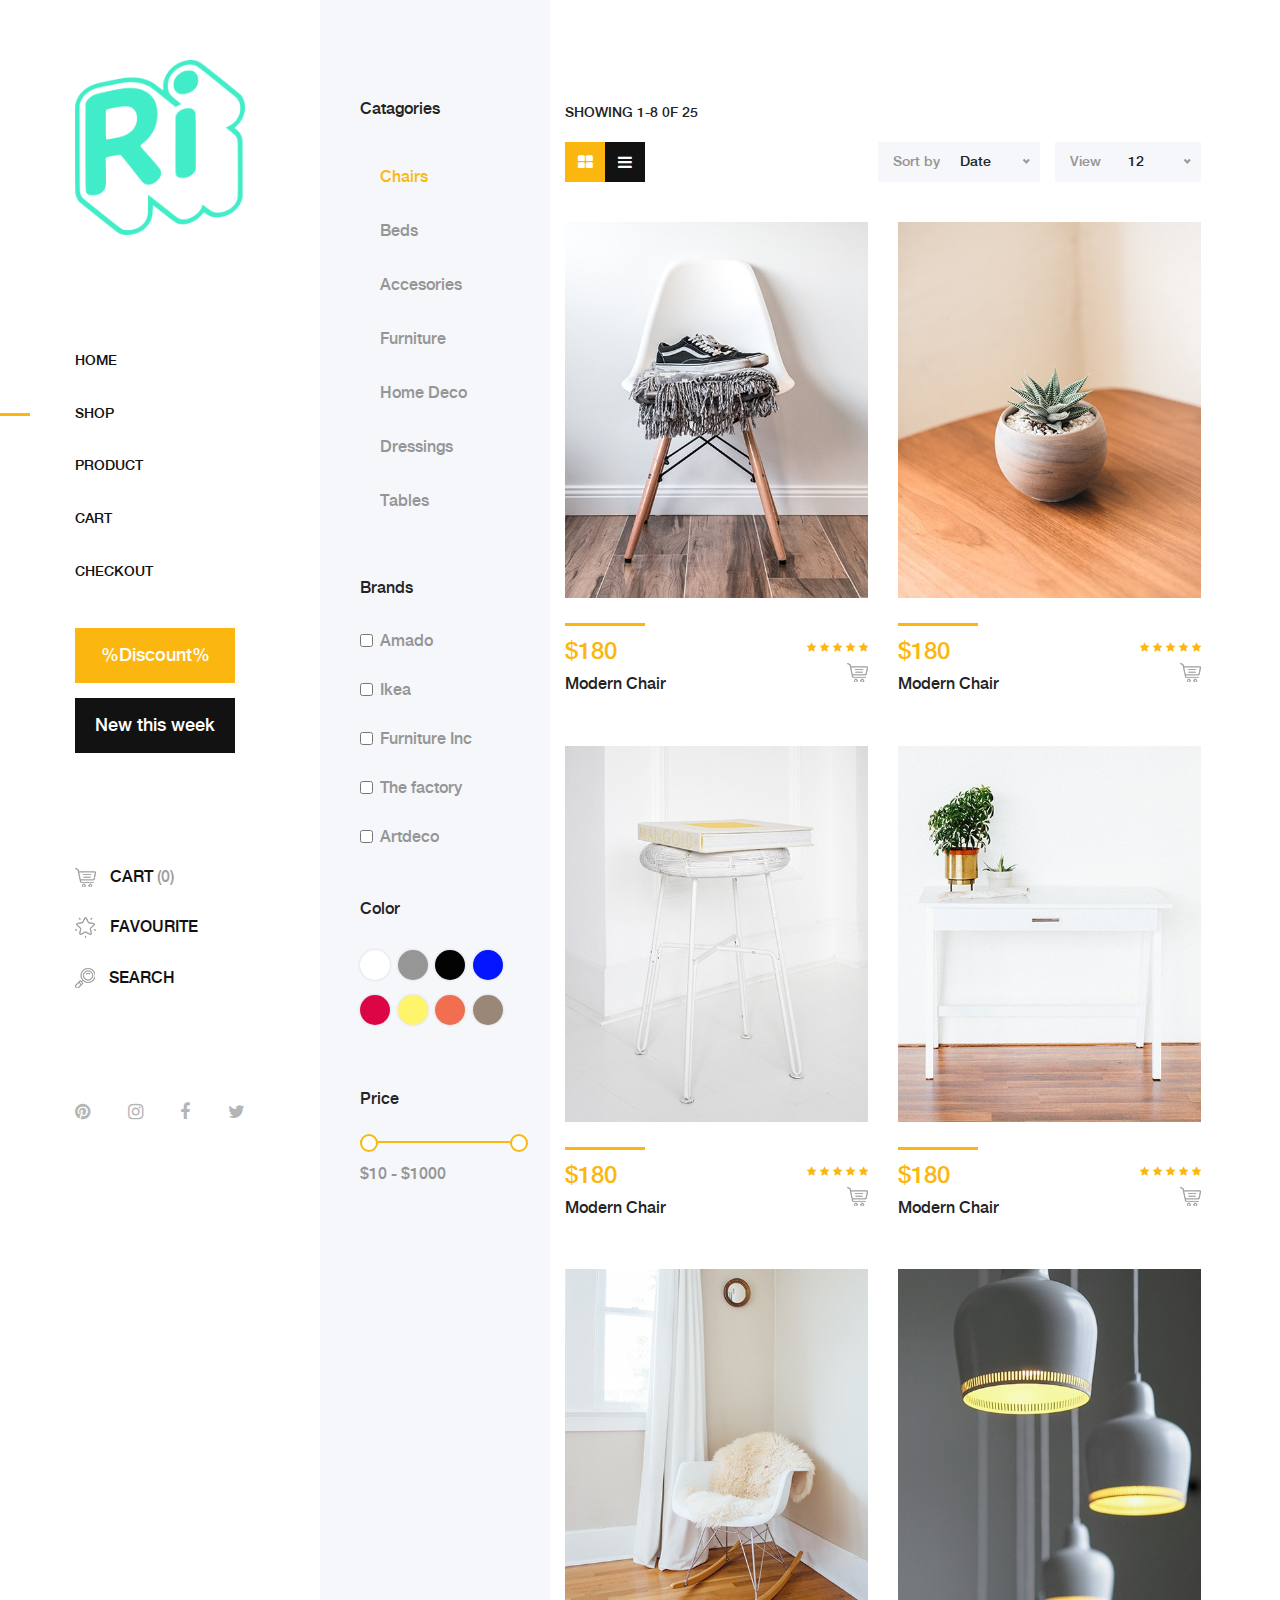
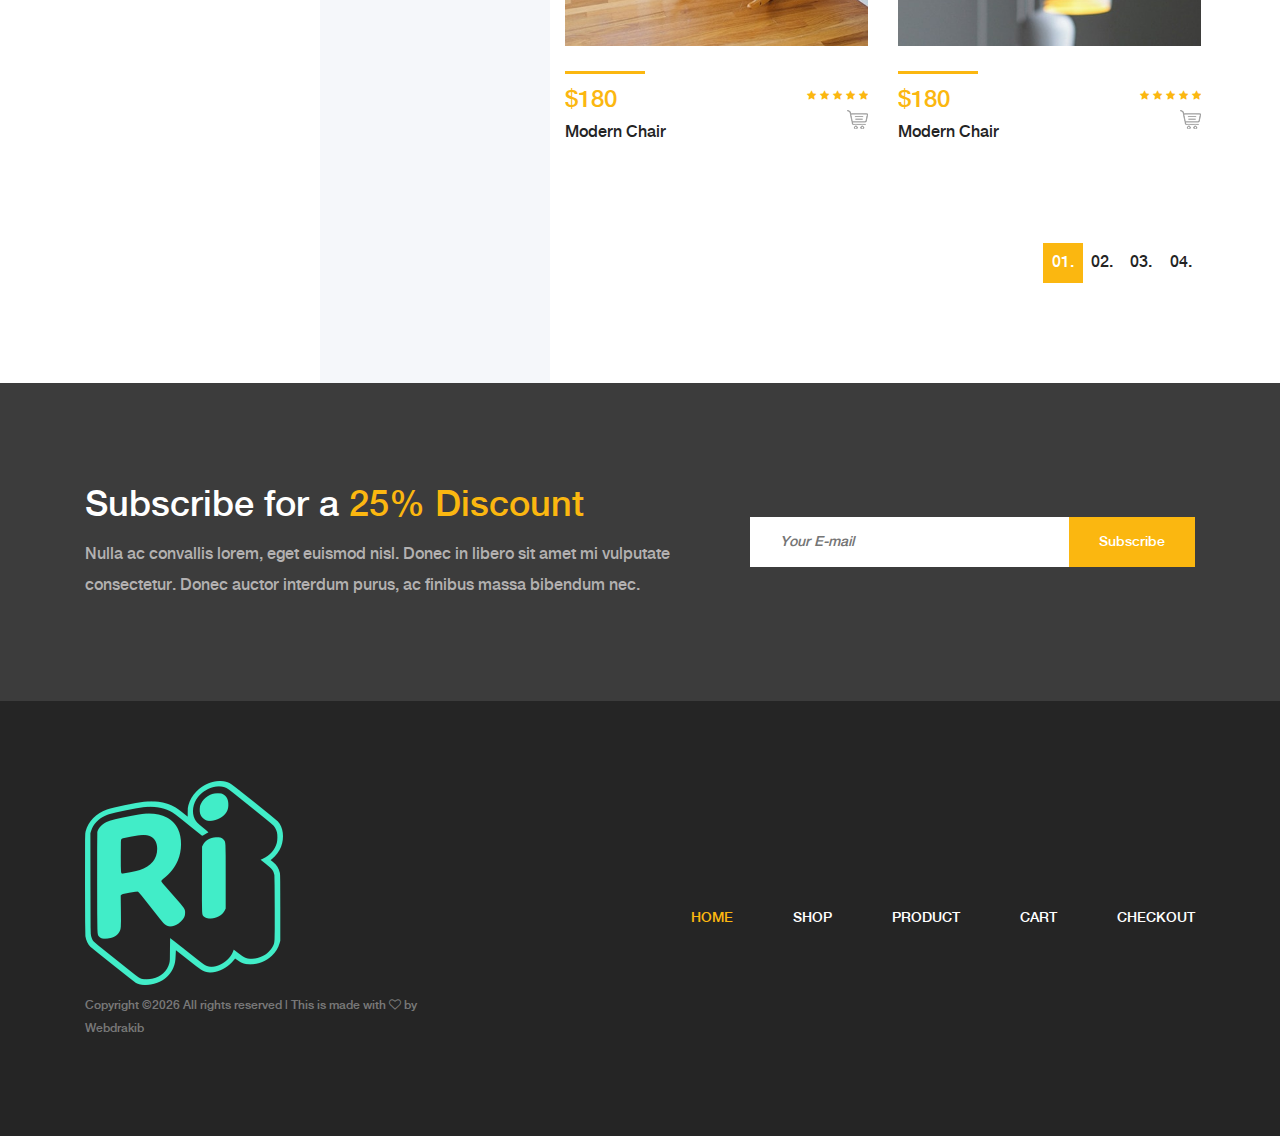
<file: shop.html>
<!DOCTYPE html>
<html lang="en">

<head>
    <meta charset="UTF-8">
    <meta name="description" content="">
    <meta http-equiv="X-UA-Compatible" content="IE=edge">
    <meta name="viewport" content="width=device-width, initial-scale=1, shrink-to-fit=no">
    <!-- The above 4 meta tags *must* come first in the head; any other head content must come *after* these tags -->

    <!-- Title  -->
    <title>Ecommerce Website | Shop</title>

    <!-- Favicon  -->
    <link rel="icon" href="img/core-img/logo1.png">

    <!-- Core Style CSS -->
    <link rel="stylesheet" href="css/core-style.css">
    <link rel="stylesheet" href="style.css">

</head>

<body>
    <!-- Search Wrapper Area Start -->
    <div class="search-wrapper section-padding-100">
        <div class="search-close">
            <i class="fa fa-close" aria-hidden="true"></i>
        </div>
        <div class="container">
            <div class="row">
                <div class="col-12">
                    <div class="search-content">
                        <form action="#" method="get">
                            <input type="search" name="search" id="search" placeholder="Type your keyword...">
                            <button type="submit"><img src="img/core-img/search.png" alt=""></button>
                        </form>
                    </div>
                </div>
            </div>
        </div>
    </div>
    <!-- Search Wrapper Area End -->

    <!-- ##### Main Content Wrapper Start ##### -->
    <div class="main-content-wrapper d-flex clearfix">

        <!-- Mobile Nav (max width 767px)-->
        <div class="mobile-nav">
            <!-- Navbar Brand -->
            <div class="ri-navbar-brand">
                <a href="index.html"><img src="img/core-img/logo.png" alt=""></a>
            </div>
            <!-- Navbar Toggler -->
            <div class="amado-navbar-toggler">
                <span></span><span></span><span></span>
            </div>
        </div>

        <!-- Header Area Start -->
        <header class="header-area clearfix">
            <!-- Close Icon -->
            <div class="nav-close">
                <i class="fa fa-close" aria-hidden="true"></i>
            </div>
            <!-- Logo -->
            <div class="logo">
                <a href="index.html"><img src="img/core-img/logo.png" alt=""></a>
            </div>
            <!-- Amado Nav -->
            <nav class="amado-nav">
                <ul>
                    <li><a href="index.html">Home</a></li>
                    <li class="active"><a href="shop.html">Shop</a></li>
                    <li><a href="product-details.html">Product</a></li>
                    <li><a href="cart.html">Cart</a></li>
                    <li><a href="checkout.html">Checkout</a></li>
                </ul>
            </nav>
            <!-- Button Group -->
            <div class="amado-btn-group mt-30 mb-100">
                <a href="#" class="btn amado-btn mb-15">%Discount%</a>
                <a href="#" class="btn amado-btn active">New this week</a>
            </div>
            <!-- Cart Menu -->
            <div class="cart-fav-search mb-100">
                <a href="cart.html" class="cart-nav"><img src="img/core-img/cart.png" alt=""> Cart <span>(0)</span></a>
                <a href="#" class="fav-nav"><img src="img/core-img/favorites.png" alt=""> Favourite</a>
                <a href="#" class="search-nav"><img src="img/core-img/search.png" alt=""> Search</a>
            </div>
            <!-- Social Button -->
            <div class="social-info d-flex justify-content-between">
                <a href="#"><i class="fa fa-pinterest" aria-hidden="true"></i></a>
                <a href="#"><i class="fa fa-instagram" aria-hidden="true"></i></a>
                <a href="#"><i class="fa fa-facebook" aria-hidden="true"></i></a>
                <a href="#"><i class="fa fa-twitter" aria-hidden="true"></i></a>
            </div>
        </header>
        <!-- Header Area End -->

        <div class="shop_sidebar_area">

            <!-- ##### Single Widget ##### -->
            <div class="widget catagory mb-50">
                <!-- Widget Title -->
                <h6 class="widget-title mb-30">Catagories</h6>

                <!--  Catagories  -->
                <div class="catagories-menu">
                    <ul>
                        <li class="active"><a href="#">Chairs</a></li>
                        <li><a href="#">Beds</a></li>
                        <li><a href="#">Accesories</a></li>
                        <li><a href="#">Furniture</a></li>
                        <li><a href="#">Home Deco</a></li>
                        <li><a href="#">Dressings</a></li>
                        <li><a href="#">Tables</a></li>
                    </ul>
                </div>
            </div>

            <!-- ##### Single Widget ##### -->
            <div class="widget brands mb-50">
                <!-- Widget Title -->
                <h6 class="widget-title mb-30">Brands</h6>

                <div class="widget-desc">
                    <!-- Single Form Check -->
                    <div class="form-check">
                        <input class="form-check-input" type="checkbox" value="" id="amado">
                        <label class="form-check-label" for="amado">Amado</label>
                    </div>
                    <!-- Single Form Check -->
                    <div class="form-check">
                        <input class="form-check-input" type="checkbox" value="" id="ikea">
                        <label class="form-check-label" for="ikea">Ikea</label>
                    </div>
                    <!-- Single Form Check -->
                    <div class="form-check">
                        <input class="form-check-input" type="checkbox" value="" id="furniture">
                        <label class="form-check-label" for="furniture">Furniture Inc</label>
                    </div>
                    <!-- Single Form Check -->
                    <div class="form-check">
                        <input class="form-check-input" type="checkbox" value="" id="factory">
                        <label class="form-check-label" for="factory">The factory</label>
                    </div>
                    <!-- Single Form Check -->
                    <div class="form-check">
                        <input class="form-check-input" type="checkbox" value="" id="artdeco">
                        <label class="form-check-label" for="artdeco">Artdeco</label>
                    </div>
                </div>
            </div>

            <!-- ##### Single Widget ##### -->
            <div class="widget color mb-50">
                <!-- Widget Title -->
                <h6 class="widget-title mb-30">Color</h6>

                <div class="widget-desc">
                    <ul class="d-flex">
                        <li><a href="#" class="color1"></a></li>
                        <li><a href="#" class="color2"></a></li>
                        <li><a href="#" class="color3"></a></li>
                        <li><a href="#" class="color4"></a></li>
                        <li><a href="#" class="color5"></a></li>
                        <li><a href="#" class="color6"></a></li>
                        <li><a href="#" class="color7"></a></li>
                        <li><a href="#" class="color8"></a></li>
                    </ul>
                </div>
            </div>

            <!-- ##### Single Widget ##### -->
            <div class="widget price mb-50">
                <!-- Widget Title -->
                <h6 class="widget-title mb-30">Price</h6>

                <div class="widget-desc">
                    <div class="slider-range">
                        <div data-min="10" data-max="1000" data-unit="$" class="slider-range-price ui-slider ui-slider-horizontal ui-widget ui-widget-content ui-corner-all" data-value-min="10" data-value-max="1000" data-label-result="">
                            <div class="ui-slider-range ui-widget-header ui-corner-all"></div>
                            <span class="ui-slider-handle ui-state-default ui-corner-all" tabindex="0"></span>
                            <span class="ui-slider-handle ui-state-default ui-corner-all" tabindex="0"></span>
                        </div>
                        <div class="range-price">$10 - $1000</div>
                    </div>
                </div>
            </div>
        </div>

        <div class="amado_product_area section-padding-100">
            <div class="container-fluid">

                <div class="row">
                    <div class="col-12">
                        <div class="product-topbar d-xl-flex align-items-end justify-content-between">
                            <!-- Total Products -->
                            <div class="total-products">
                                <p>Showing 1-8 0f 25</p>
                                <div class="view d-flex">
                                    <a href="#"><i class="fa fa-th-large" aria-hidden="true"></i></a>
                                    <a href="#"><i class="fa fa-bars" aria-hidden="true"></i></a>
                                </div>
                            </div>
                            <!-- Sorting -->
                            <div class="product-sorting d-flex">
                                <div class="sort-by-date d-flex align-items-center mr-15">
                                    <p>Sort by</p>
                                    <form action="#" method="get">
                                        <select name="select" id="sortBydate">
                                            <option value="value">Date</option>
                                            <option value="value">Newest</option>
                                            <option value="value">Popular</option>
                                        </select>
                                    </form>
                                </div>
                                <div class="view-product d-flex align-items-center">
                                    <p>View</p>
                                    <form action="#" method="get">
                                        <select name="select" id="viewProduct">
                                            <option value="value">12</option>
                                            <option value="value">24</option>
                                            <option value="value">48</option>
                                            <option value="value">96</option>
                                        </select>
                                    </form>
                                </div>
                            </div>
                        </div>
                    </div>
                </div>

                <div class="row">

                    <!-- Single Product Area -->
                    <div class="col-12 col-sm-6 col-md-12 col-xl-6">
                        <div class="single-product-wrapper">
                            <!-- Product Image -->
                            <div class="product-img">
                                <img src="img/product-img/product1.jpg" alt="">
                                <!-- Hover Thumb -->
                                <img class="hover-img" src="img/product-img/product2.jpg" alt="">
                            </div>

                            <!-- Product Description -->
                            <div class="product-description d-flex align-items-center justify-content-between">
                                <!-- Product Meta Data -->
                                <div class="product-meta-data">
                                    <div class="line"></div>
                                    <p class="product-price">$180</p>
                                    <a href="product-details.html">
                                        <h6>Modern Chair</h6>
                                    </a>
                                </div>
                                <!-- Ratings & Cart -->
                                <div class="ratings-cart text-right">
                                    <div class="ratings">
                                        <i class="fa fa-star" aria-hidden="true"></i>
                                        <i class="fa fa-star" aria-hidden="true"></i>
                                        <i class="fa fa-star" aria-hidden="true"></i>
                                        <i class="fa fa-star" aria-hidden="true"></i>
                                        <i class="fa fa-star" aria-hidden="true"></i>
                                    </div>
                                    <div class="cart">
                                        <a href="cart.html" data-toggle="tooltip" data-placement="left" title="Add to Cart"><img src="img/core-img/cart.png" alt=""></a>
                                    </div>
                                </div>
                            </div>
                        </div>
                    </div>

                    <!-- Single Product Area -->
                    <div class="col-12 col-sm-6 col-md-12 col-xl-6">
                        <div class="single-product-wrapper">
                            <!-- Product Image -->
                            <div class="product-img">
                                <img src="img/product-img/product2.jpg" alt="">
                                <!-- Hover Thumb -->
                                <img class="hover-img" src="img/product-img/product3.jpg" alt="">
                            </div>

                            <!-- Product Description -->
                            <div class="product-description d-flex align-items-center justify-content-between">
                                <!-- Product Meta Data -->
                                <div class="product-meta-data">
                                    <div class="line"></div>
                                    <p class="product-price">$180</p>
                                    <a href="product-details.html">
                                        <h6>Modern Chair</h6>
                                    </a>
                                </div>
                                <!-- Ratings & Cart -->
                                <div class="ratings-cart text-right">
                                    <div class="ratings">
                                        <i class="fa fa-star" aria-hidden="true"></i>
                                        <i class="fa fa-star" aria-hidden="true"></i>
                                        <i class="fa fa-star" aria-hidden="true"></i>
                                        <i class="fa fa-star" aria-hidden="true"></i>
                                        <i class="fa fa-star" aria-hidden="true"></i>
                                    </div>
                                    <div class="cart">
                                        <a href="cart.html" data-toggle="tooltip" data-placement="left" title="Add to Cart"><img src="img/core-img/cart.png" alt=""></a>
                                    </div>
                                </div>
                            </div>
                        </div>
                    </div>

                    <!-- Single Product Area -->
                    <div class="col-12 col-sm-6 col-md-12 col-xl-6">
                        <div class="single-product-wrapper">
                            <!-- Product Image -->
                            <div class="product-img">
                                <img src="img/product-img/product3.jpg" alt="">
                                <!-- Hover Thumb -->
                                <img class="hover-img" src="img/product-img/product4.jpg" alt="">
                            </div>

                            <!-- Product Description -->
                            <div class="product-description d-flex align-items-center justify-content-between">
                                <!-- Product Meta Data -->
                                <div class="product-meta-data">
                                    <div class="line"></div>
                                    <p class="product-price">$180</p>
                                    <a href="product-details.html">
                                        <h6>Modern Chair</h6>
                                    </a>
                                </div>
                                <!-- Ratings & Cart -->
                                <div class="ratings-cart text-right">
                                    <div class="ratings">
                                        <i class="fa fa-star" aria-hidden="true"></i>
                                        <i class="fa fa-star" aria-hidden="true"></i>
                                        <i class="fa fa-star" aria-hidden="true"></i>
                                        <i class="fa fa-star" aria-hidden="true"></i>
                                        <i class="fa fa-star" aria-hidden="true"></i>
                                    </div>
                                    <div class="cart">
                                        <a href="cart.html" data-toggle="tooltip" data-placement="left" title="Add to Cart"><img src="img/core-img/cart.png" alt=""></a>
                                    </div>
                                </div>
                            </div>
                        </div>
                    </div>

                    <!-- Single Product Area -->
                    <div class="col-12 col-sm-6 col-md-12 col-xl-6">
                        <div class="single-product-wrapper">
                            <!-- Product Image -->
                            <div class="product-img">
                                <img src="img/product-img/product4.jpg" alt="">
                                <!-- Hover Thumb -->
                                <img class="hover-img" src="img/product-img/product5.jpg" alt="">
                            </div>

                            <!-- Product Description -->
                            <div class="product-description d-flex align-items-center justify-content-between">
                                <!-- Product Meta Data -->
                                <div class="product-meta-data">
                                    <div class="line"></div>
                                    <p class="product-price">$180</p>
                                    <a href="product-details.html">
                                        <h6>Modern Chair</h6>
                                    </a>
                                </div>
                                <!-- Ratings & Cart -->
                                <div class="ratings-cart text-right">
                                    <div class="ratings">
                                        <i class="fa fa-star" aria-hidden="true"></i>
                                        <i class="fa fa-star" aria-hidden="true"></i>
                                        <i class="fa fa-star" aria-hidden="true"></i>
                                        <i class="fa fa-star" aria-hidden="true"></i>
                                        <i class="fa fa-star" aria-hidden="true"></i>
                                    </div>
                                    <div class="cart">
                                        <a href="cart.html" data-toggle="tooltip" data-placement="left" title="Add to Cart"><img src="img/core-img/cart.png" alt=""></a>
                                    </div>
                                </div>
                            </div>
                        </div>
                    </div>

                    <!-- Single Product Area -->
                    <div class="col-12 col-sm-6 col-md-12 col-xl-6">
                        <div class="single-product-wrapper">
                            <!-- Product Image -->
                            <div class="product-img">
                                <img src="img/product-img/product5.jpg" alt="">
                                <!-- Hover Thumb -->
                                <img class="hover-img" src="img/product-img/product6.jpg" alt="">
                            </div>

                            <!-- Product Description -->
                            <div class="product-description d-flex align-items-center justify-content-between">
                                <!-- Product Meta Data -->
                                <div class="product-meta-data">
                                    <div class="line"></div>
                                    <p class="product-price">$180</p>
                                    <a href="product-details.html">
                                        <h6>Modern Chair</h6>
                                    </a>
                                </div>
                                <!-- Ratings & Cart -->
                                <div class="ratings-cart text-right">
                                    <div class="ratings">
                                        <i class="fa fa-star" aria-hidden="true"></i>
                                        <i class="fa fa-star" aria-hidden="true"></i>
                                        <i class="fa fa-star" aria-hidden="true"></i>
                                        <i class="fa fa-star" aria-hidden="true"></i>
                                        <i class="fa fa-star" aria-hidden="true"></i>
                                    </div>
                                    <div class="cart">
                                        <a href="cart.html" data-toggle="tooltip" data-placement="left" title="Add to Cart"><img src="img/core-img/cart.png" alt=""></a>
                                    </div>
                                </div>
                            </div>
                        </div>
                    </div>

                    <!-- Single Product Area -->
                    <div class="col-12 col-sm-6 col-md-12 col-xl-6">
                        <div class="single-product-wrapper">
                            <!-- Product Image -->
                            <div class="product-img">
                                <img src="img/product-img/product6.jpg" alt="">
                                <!-- Hover Thumb -->
                                <img class="hover-img" src="img/product-img/product1.jpg" alt="">
                            </div>

                            <!-- Product Description -->
                            <div class="product-description d-flex align-items-center justify-content-between">
                                <!-- Product Meta Data -->
                                <div class="product-meta-data">
                                    <div class="line"></div>
                                    <p class="product-price">$180</p>
                                    <a href="product-details.html">
                                        <h6>Modern Chair</h6>
                                    </a>
                                </div>
                                <!-- Ratings & Cart -->
                                <div class="ratings-cart text-right">
                                    <div class="ratings">
                                        <i class="fa fa-star" aria-hidden="true"></i>
                                        <i class="fa fa-star" aria-hidden="true"></i>
                                        <i class="fa fa-star" aria-hidden="true"></i>
                                        <i class="fa fa-star" aria-hidden="true"></i>
                                        <i class="fa fa-star" aria-hidden="true"></i>
                                    </div>
                                    <div class="cart">
                                        <a href="cart.html" data-toggle="tooltip" data-placement="left" title="Add to Cart"><img src="img/core-img/cart.png" alt=""></a>
                                    </div>
                                </div>
                            </div>
                        </div>
                    </div>
                </div>

                <div class="row">
                    <div class="col-12">
                        <!-- Pagination -->
                        <nav aria-label="navigation">
                            <ul class="pagination justify-content-end mt-50">
                                <li class="page-item active"><a class="page-link" href="#">01.</a></li>
                                <li class="page-item"><a class="page-link" href="#">02.</a></li>
                                <li class="page-item"><a class="page-link" href="#">03.</a></li>
                                <li class="page-item"><a class="page-link" href="#">04.</a></li>
                            </ul>
                        </nav>
                    </div>
                </div>
            </div>
        </div>
    </div>
    <!-- ##### Main Content Wrapper End ##### -->

    <!-- ##### Newsletter Area Start ##### -->
    <section class="newsletter-area section-padding-100-0">
        <div class="container">
            <div class="row align-items-center">
                <!-- Newsletter Text -->
                <div class="col-12 col-lg-6 col-xl-7">
                    <div class="newsletter-text mb-100">
                        <h2>Subscribe for a <span>25% Discount</span></h2>
                        <p>Nulla ac convallis lorem, eget euismod nisl. Donec in libero sit amet mi vulputate consectetur. Donec auctor interdum purus, ac finibus massa bibendum nec.</p>
                    </div>
                </div>
                <!-- Newsletter Form -->
                <div class="col-12 col-lg-6 col-xl-5">
                    <div class="newsletter-form mb-100">
                        <form action="#" method="post">
                            <input type="email" name="email" class="nl-email" placeholder="Your E-mail">
                            <input type="submit" value="Subscribe">
                        </form>
                    </div>
                </div>
            </div>
        </div>
    </section>
    <!-- ##### Newsletter Area End ##### -->

    <!-- ##### Footer Area Start ##### -->
    <footer class="footer_area clearfix">
        <div class="container">
            <div class="row align-items-center">
                <!-- Single Widget Area -->
                <div class="col-12 col-lg-4">
                    <div class="single_widget_area">
                        <!-- Logo -->
                        <div class="footer-logo mr-50">
                            <a href="index.html"><img src="img/core-img/logo2.png" alt=""></a>
                        </div>
                        <!-- Copywrite Text -->
                        <p class="copywrite">
                            Copyright &copy;<script>document.write(new Date().getFullYear());</script> All rights reserved | This is made with <i class="fa fa-heart-o" aria-hidden="true"></i> by <a href="https:github.com/webdrakib" target="_blank">Webdrakib</a>
                        </p>
                    </div>
                </div>
                <!-- Single Widget Area -->
                <div class="col-12 col-lg-8">
                    <div class="single_widget_area">
                        <!-- Footer Menu -->
                        <div class="footer_menu">
                            <nav class="navbar navbar-expand-lg justify-content-end">
                                <button class="navbar-toggler" type="button" data-toggle="collapse" data-target="#footerNavContent" aria-controls="footerNavContent" aria-expanded="false" aria-label="Toggle navigation"><i class="fa fa-bars"></i></button>
                                <div class="collapse navbar-collapse" id="footerNavContent">
                                    <ul class="navbar-nav ml-auto">
                                        <li class="nav-item active">
                                            <a class="nav-link" href="index.html">Home</a>
                                        </li>
                                        <li class="nav-item">
                                            <a class="nav-link" href="shop.html">Shop</a>
                                        </li>
                                        <li class="nav-item">
                                            <a class="nav-link" href="product-details.html">Product</a>
                                        </li>
                                        <li class="nav-item">
                                            <a class="nav-link" href="cart.html">Cart</a>
                                        </li>
                                        <li class="nav-item">
                                            <a class="nav-link" href="checkout.html">Checkout</a>
                                        </li>
                                    </ul>
                                </div>
                            </nav>
                        </div>
                    </div>
                </div>
            </div>
        </div>
    </footer>
    <!-- ##### Footer Area End ##### -->

    <!-- ##### jQuery (Necessary for All JavaScript Plugins) ##### -->
    <script src="js/jquery/jquery-2.2.4.min.js"></script>
    <!-- Popper js -->
    <script src="js/popper.min.js"></script>
    <!-- Bootstrap js -->
    <script src="js/bootstrap.min.js"></script>
    <!-- Plugins js -->
    <script src="js/plugins.js"></script>
    <!-- Active js -->
    <script src="js/active.js"></script>

</body>

</html>
</file>
<file: style.css>
/* ####################################################

    #################################################### */

    /* ---------------------------------------
    ##### - PLACE YOUR CUSTOM CSS HERE - #####
    --------------------------------------- */

.ri-navbar-brand{
    display: none;
}
</file>
<file: css/core-style.css>
/* [Master Stylesheet v-1.0.0] */
/* :: :: 1.0 Import Fonts */
@import url(../css/bootstrap.min.css);
@import url(../css/owl.carousel.css);
@import url(../css/animate.css);
@import url(../css/magnific-popup.css);
@import url(../css/jquery-ui.min.css);
@import url(../css/nice-select.css);
@import url(../css/font-awesome.min.css);
@font-face {
  font-family: 'helveticaneuebold';
  src: url("../fonts/helvetica_neu_bold-webfont.woff2") format("woff2"), url("../fonts/helvetica_neu_bold-webfont.woff") format("woff");
  font-weight: normal;
  font-style: normal; }
@font-face {
  font-family: 'helveticaneuemedium';
  src: url("../fonts/helveticaneue_medium-webfont.woff2") format("woff2"), url("../fonts/helveticaneue_medium-webfont.woff") format("woff");
  font-weight: normal;
  font-style: normal; }
/* :: 2.0 Import All CSS */
/* :: 3.0 Base CSS */
* {
  margin: 0;
  padding: 0; }

body {
  font-family: "helveticaneuemedium";
  font-size: 16px; }

h1,
h2,
h3,
h4,
h5,
h6 {
  color: #242424;
  line-height: 1.3;
  font-weight: 400; }

p {
  color: #6d6d6d;
  font-size: 16px;
  line-height: 1.9;
  font-weight: 400; }

a {
  -webkit-transition: all 500ms ease 0s;
  transition: all 500ms ease 0s;
  text-decoration: none;
  outline: 0 solid transparent;
  color: #131212;
  font-weight: 400;
  font-size: 12px; }
  a:hover, a:focus {
    -webkit-transition: all 500ms ease 0s;
    transition: all 500ms ease 0s;
    text-decoration: none;
    outline: 0 solid transparent;
    color: #131212;
    font-weight: 400;
    font-size: 12px; }

ul,
ol {
  margin: 0; }
  ul li,
  ol li {
    list-style: none; }

img {
  height: auto;
  max-width: 100%; }

/* Spacing */
.mt-15 {
  margin-top: 15px !important; }

.mt-30 {
  margin-top: 30px !important; }

.mt-50 {
  margin-top: 50px !important; }

.mt-70 {
  margin-top: 70px !important; }

.mt-100 {
  margin-top: 100px !important; }

.mb-15 {
  margin-bottom: 15px !important; }

.mb-30 {
  margin-bottom: 30px !important; }

.mb-50 {
  margin-bottom: 50px !important; }

.mb-70 {
  margin-bottom: 70px !important; }

.mb-100 {
  margin-bottom: 100px !important; }

.ml-15 {
  margin-left: 15px !important; }

.ml-30 {
  margin-left: 30px !important; }

.ml-50 {
  margin-left: 50px !important; }

.mr-15 {
  margin-right: 15px !important; }

.mr-30 {
  margin-right: 30px !important; }

.mr-50 {
  margin-right: 50px !important; }

/* Height */
.height-400 {
  height: 400px !important; }

.height-500 {
  height: 500px !important; }

.height-600 {
  height: 600px !important; }

.height-700 {
  height: 700px !important; }

.height-800 {
  height: 800px !important; }

/* Section Padding */
.section-padding-100 {
  padding-top: 100px;
  padding-bottom: 100px; }

.section-padding-100-0 {
  padding-top: 100px;
  padding-bottom: 0; }

.section-padding-0-100 {
  padding-top: 0;
  padding-bottom: 100px; }

/* Section Heading */
.section-heading {
  margin-bottom: 50px;
  position: relative;
  z-index: 1; }
  .section-heading h2 {
    font-size: 30px;
    margin-bottom: 0;
    text-transform: capitalize;
    font-weight: 600; }
  .section-heading.text-left {
    text-align: left !important; }

/* Miscellaneous */
.bg-img {
  background-position: center center;
  background-size: cover;
  background-repeat: no-repeat; }

.bg-white {
  background-color: #ffffff !important; }

.bg-dark {
  background-color: #000000 !important; }

.bg-transparent {
  background-color: transparent !important; }

.font-bold {
  font-weight: 700; }

.font-light {
  font-weight: 300; }

.bg-overlay,
.bg-overlay-white {
  position: relative;
  z-index: 2;
  background-position: center center;
  background-size: cover; }
  .bg-overlay:hover,
  .bg-overlay-white:hover {
    position: absolute;
    z-index: -1;
    top: 0;
    left: 0;
    width: 100%;
    height: 100%;
    content: ""; }

.bg-overlay:hover {
  background-color: rgba(0, 0, 0, 0.5); }

.bg-overlay-white:hover {
  background-color: rgba(255, 255, 255, 0.9); }

.mfp-image-holder .mfp-close,
.mfp-iframe-holder .mfp-close {
  color: #FFF;
  right: 0;
  padding-right: 0;
  width: 30px;
  height: 30px;
  background-color: #fbb710;
  line-height: 30px;
  text-align: center;
  position: absolute;
  top: 40px;
  right: -30px; }
  @media only screen and (max-width: 767px) {
    .mfp-image-holder .mfp-close,
    .mfp-iframe-holder .mfp-close {
      right: 0; } }

.navbar-toggler {
  background-color: #fbb710;
  border-radius: 0;
  margin-bottom: 15px; }
  .navbar-toggler i {
    font-size: 12px;
    color: #fff; }

@media only screen and (min-width: 768px) and (max-width: 991px) {
  .navbar {
    display: block; } }
@media only screen and (max-width: 767px) {
  .navbar {
    display: block; } }

.mobile-nav {
  position: fixed;
  width: 100%;
  height: 70px;
  background-color: #fff;
  z-index: 3000;
  top: 0;
  left: 0;
  right: 0;
  padding: 0.5em 2em;
  -webkit-box-align: center;
  -ms-flex-align: center;
  -ms-grid-row-align: center;
  align-items: center;
  -webkit-box-pack: justify;
  -ms-flex-pack: justify;
  justify-content: space-between;
  box-shadow: 0 4px 15px 0 rgba(0, 0, 0, 0.15);
  display: none; }
  @media only screen and (max-width: 767px) {
    .mobile-nav {
      display: -webkit-box;
      display: -ms-flexbox;
      display: flex; } }
  .mobile-nav .amado-navbar-brand {
    -webkit-box-flex: 0;
    -ms-flex: 0 0 70px;
    flex: 0 0 70px;
    max-width: 70px; }
    .mobile-nav .amado-navbar-brand a {
      display: block;
      max-width: 70px; }
  .mobile-nav .amado-navbar-toggler {
    cursor: pointer; }
    .mobile-nav .amado-navbar-toggler span {
      width: 28px;
      height: 3px;
      background-color: #fbb710;
      display: block;
      margin-bottom: 5px;
      border-radius: 2px; }
      .mobile-nav .amado-navbar-toggler span:last-child {
        margin-bottom: 0; }

/* ScrollUp */
#scrollUp {
  background-color: #fbb710;
  border-radius: 0;
  bottom: 60px;
  box-shadow: 0 2px 6px 0 rgba(0, 0, 0, 0.3);
  color: #ffffff;
  font-size: 24px;
  height: 40px;
  line-height: 40px;
  right: 60px;
  text-align: center;
  width: 40px;
  -webkit-transition-duration: 500ms;
  transition-duration: 500ms; }
  #scrollUp:hover {
    background-color: #131212; }
  @media only screen and (max-width: 767px) {
    #scrollUp {
      bottom: 30px;
      right: 30px; } }

/* Essence Button */
.amado-btn {
  display: inline-block;
  min-width: 160px;
  height: 55px;
  color: #ffffff;
  border: none;
  border-radius: 0;
  padding: 0 7px;
  font-size: 18px;
  line-height: 56px;
  background-color: #fbb710;
  font-weight: 400; }
  .amado-btn.active, .amado-btn:hover, .amado-btn:focus {
    font-size: 18px;
    color: #ffffff;
    background-color: #131212; }

/* :: 4.0 Search Wrapper Area CSS */
.search-wrapper {
  position: fixed;
  z-index: 1;
  width: 100%;
  height: 260px;
  z-index: 5000;
  top: -350px;
  left: 0;
  background-color: #f5f7fa;
  -webkit-transition-duration: 500ms;
  transition-duration: 500ms; }
  .search-wrapper .search-content form {
    position: relative;
    z-index: 1;
    box-shadow: 0 0 5px rgba(0, 0, 0, 0.075); }
    .search-wrapper .search-content form input {
      width: 100%;
      height: 60px;
      border: none;
      padding-left: 50px;
      font-size: 14px;
      color: #6b6b6b; }
    .search-wrapper .search-content form button {
      position: absolute;
      top: 0;
      left: 0;
      border: none;
      width: 50px;
      height: 60px;
      z-index: 10;
      cursor: pointer;
      background-color: transparent;
      text-align: center; }
  .search-wrapper .search-close {
    -webkit-transition-duration: 500ms;
    transition-duration: 500ms;
    width: 40px;
    height: 40px;
    position: absolute;
    top: 0;
    right: 0;
    background-color: red;
    text-align: center;
    color: #fff;
    line-height: 40px;
    font-size: 12px;
    cursor: pointer;
    background-color: #fbb710; }
    .search-wrapper .search-close:hover {
      background-color: #131212; }

/* :: 5.0 Welcome Area CSS */
.main-content-wrapper {
  position: relative;
  z-index: 1;
  -webkit-transition-duration: 500ms;
  transition-duration: 500ms;
  -ms-flex-wrap: wrap;
  flex-wrap: wrap; }
  @media only screen and (max-width: 767px) {
    .main-content-wrapper {
      margin-top: 70px;
      z-index: 100; } }
  .main-content-wrapper .header-area {
    -webkit-transition-duration: 500ms;
    transition-duration: 500ms;
    position: relative;
    z-index: 1;
    -webkit-box-flex: 0;
    -ms-flex: 0 0 320px;
    flex: 0 0 320px;
    width: 320px;
    max-width: 320px;
    background-color: #fff;
    padding: 60px 75px; }
    @media only screen and (min-width: 768px) and (max-width: 991px) {
      .main-content-wrapper .header-area {
        -webkit-box-flex: 0;
        -ms-flex: 0 0 280px;
        flex: 0 0 280px;
        width: 280px;
        max-width: 280px;
        padding: 50px; } }
    @media only screen and (max-width: 767px) {
      .main-content-wrapper .header-area {
        -webkit-transition-duration: 500ms;
        transition-duration: 500ms;
        -webkit-box-flex: 0;
        -ms-flex: 0 0 320px;
        flex: 0 0 320px;
        width: 320px;
        max-width: 320px;
        position: fixed;
        z-index: 4000;
        top: 0;
        left: -350px;
        height: 100%;
        overflow-x: hidden;
        overflow-y: scroll;
        display: block; } }
    .main-content-wrapper .header-area.bp-xs-on {
      left: 0; }
    .main-content-wrapper .header-area .nav-close {
      -webkit-transition-duration: 500ms;
      transition-duration: 500ms;
      width: 40px;
      height: 40px;
      position: absolute;
      top: 0;
      right: 15px;
      background-color: red;
      text-align: center;
      color: #fff;
      line-height: 40px;
      font-size: 12px;
      cursor: pointer;
      background-color: #fbb710;
      display: none; }
      @media only screen and (max-width: 767px) {
        .main-content-wrapper .header-area .nav-close {
          display: block; } }
      .main-content-wrapper .header-area .nav-close:hover {
        background-color: #131212; }
    .main-content-wrapper .header-area .logo {
      margin-bottom: 100px;
      display: block; }
    .main-content-wrapper .header-area .amado-nav li a {
      font-size: 14px;
      text-transform: uppercase;
      position: relative;
      z-index: 1;
      padding: 20px 0;
      display: block;
      line-height: 0.9;
      color: #131212;
      font-weight: normal; }
      .main-content-wrapper .header-area .amado-nav li a::after {
        -webkit-transition-duration: 500ms;
        transition-duration: 500ms;
        width: 30px;
        height: 3px;
        position: absolute;
        top: 50%;
        margin-top: -1.5px;
        left: -150px;
        background-color: #fbb710;
        z-index: 10;
        content: ''; }
      .main-content-wrapper .header-area .amado-nav li a:hover, .main-content-wrapper .header-area .amado-nav li a:focus {
        color: #fbb710; }
    .main-content-wrapper .header-area .amado-nav li:hover a::after, .main-content-wrapper .header-area .amado-nav li:focus a::after {
      left: -75px; }
      @media only screen and (min-width: 768px) and (max-width: 991px) {
        .main-content-wrapper .header-area .amado-nav li:hover a::after, .main-content-wrapper .header-area .amado-nav li:focus a::after {
          left: -50px; } }
    .main-content-wrapper .header-area .amado-nav li.active a::after {
      left: -75px; }
      @media only screen and (min-width: 768px) and (max-width: 991px) {
        .main-content-wrapper .header-area .amado-nav li.active a::after {
          left: -50px; } }
    .main-content-wrapper .header-area .amado-btn-group .amado-btn {
      width: 160px;
      display: block; }
    .main-content-wrapper .header-area .cart-fav-search a {
      display: block;
      text-transform: uppercase;
      font-size: 16px;
      padding: 15px 0;
      color: #131212;
      line-height: 1; }
      .main-content-wrapper .header-area .cart-fav-search a .search-nav {
        padding-bottom: 0; }
      .main-content-wrapper .header-area .cart-fav-search a span {
        color: #9e9e9e; }
      .main-content-wrapper .header-area .cart-fav-search a img {
        margin-right: 10px; }
      .main-content-wrapper .header-area .cart-fav-search a:hover, .main-content-wrapper .header-area .cart-fav-search a:focus {
        color: #fbb710; }
    .main-content-wrapper .header-area .social-info a {
      color: #b5b5b5;
      display: inline-block; }
      .main-content-wrapper .header-area .social-info a i {
        font-size: 18px; }
      .main-content-wrapper .header-area .social-info a:hover, .main-content-wrapper .header-area .social-info a:focus {
        color: #fbb710; }
    @media only screen and (max-width: 767px) {
      .main-content-wrapper .header-area .social-info {
        margin-bottom: 75px; } }
  .main-content-wrapper .products-catagories-area {
    -webkit-box-flex: 0;
    -ms-flex: 0 0 calc(100% - 320px);
    flex: 0 0 calc(100% - 320px);
    width: calc(100% - 320px);
    max-width: calc(100% - 320px); }
    @media only screen and (min-width: 768px) and (max-width: 991px) {
      .main-content-wrapper .products-catagories-area {
        -webkit-box-flex: 0;
        -ms-flex: 0 0 calc(100% - 280px);
        flex: 0 0 calc(100% - 280px);
        width: calc(100% - 280px);
        max-width: calc(100% - 280px); } }
    @media only screen and (max-width: 767px) {
      .main-content-wrapper .products-catagories-area {
        -webkit-box-flex: 0;
        -ms-flex: 0 0 100%;
        flex: 0 0 100%;
        width: 100%;
        max-width: 100%; } }
  .main-content-wrapper .shop_sidebar_area {
    position: relative;
    z-index: 1;
    -webkit-box-flex: 0;
    -ms-flex: 0 0 230px;
    flex: 0 0 230px;
    width: 230px;
    max-width: 230px;
    background-color: #f5f7fa;
    padding: 100px 40px; }
    @media only screen and (min-width: 768px) and (max-width: 991px) {
      .main-content-wrapper .shop_sidebar_area {
        -webkit-box-flex: 0;
        -ms-flex: 0 0 180px;
        flex: 0 0 180px;
        width: 180px;
        max-width: 180px;
        padding: 100px 15px; } }
    @media only screen and (max-width: 767px) {
      .main-content-wrapper .shop_sidebar_area {
        -webkit-box-flex: 0;
        -ms-flex: 0 0 100%;
        flex: 0 0 100%;
        width: 100%;
        max-width: 100%;
        -webkit-box-ordinal-group: 3;
        -ms-flex-order: 2;
        order: 2; } }
  .main-content-wrapper .amado_product_area {
    position: relative;
    z-index: 1;
    -webkit-box-flex: 0;
    -ms-flex: 0 0 calc(95% - 550px);
    flex: 0 0 calc(95% - 550px);
    width: calc(95% - 550px);
    max-width: calc(95% - 550px); }
    @media only screen and (min-width: 992px) and (max-width: 1199px) {
      .main-content-wrapper .amado_product_area {
        -webkit-box-flex: 0;
        -ms-flex: 0 0 calc(100% - 550px);
        flex: 0 0 calc(100% - 550px);
        width: calc(100% - 550px);
        max-width: calc(100% - 550px); } }
    @media only screen and (min-width: 768px) and (max-width: 991px) {
      .main-content-wrapper .amado_product_area {
        -webkit-box-flex: 0;
        -ms-flex: 0 0 calc(100% - 460px);
        flex: 0 0 calc(100% - 460px);
        width: calc(100% - 460px);
        max-width: calc(100% - 460px); } }
    @media only screen and (max-width: 767px) {
      .main-content-wrapper .amado_product_area {
        -webkit-box-flex: 0;
        -ms-flex: 0 0 100%;
        flex: 0 0 100%;
        width: 100%;
        max-width: 100%;
        -webkit-box-ordinal-group: 2;
        -ms-flex-order: 1;
        order: 1;
        padding-top: 50px; } }
  .main-content-wrapper .cart-table-area {
    position: relative;
    z-index: 1;
    -webkit-box-flex: 0;
    -ms-flex: 0 0 calc(95% - 320px);
    flex: 0 0 calc(95% - 320px);
    width: calc(95% - 320px);
    max-width: calc(95% - 320px); }
    @media only screen and (min-width: 992px) and (max-width: 1199px) {
      .main-content-wrapper .cart-table-area {
        -webkit-box-flex: 0;
        -ms-flex: 0 0 calc(100% - 320px);
        flex: 0 0 calc(100% - 320px);
        width: calc(100% - 320px);
        max-width: calc(100% - 320px); } }
    @media only screen and (min-width: 768px) and (max-width: 991px) {
      .main-content-wrapper .cart-table-area {
        -webkit-box-flex: 0;
        -ms-flex: 0 0 calc(100% - 280px);
        flex: 0 0 calc(100% - 280px);
        width: calc(100% - 280px);
        max-width: calc(100% - 280px); } }
    @media only screen and (max-width: 767px) {
      .main-content-wrapper .cart-table-area {
        -webkit-box-flex: 0;
        -ms-flex: 0 0 100%;
        flex: 0 0 100%;
        width: 100%;
        max-width: 100%;
        padding-top: 0; } }
    .main-content-wrapper .cart-table-area .cart-title h2 {
      font-size: 30px;
      margin-bottom: 30px;
      color: #242424; }
    .main-content-wrapper .cart-table-area table thead {
      width: 100%;
      display: block; }
      .main-content-wrapper .cart-table-area table thead tr {
        display: -webkit-box;
        display: -ms-flexbox;
        display: flex;
        width: 100%;
        height: 40px;
        background-color: #f5f7fa; }
        .main-content-wrapper .cart-table-area table thead tr th {
          border-top: none;
          border-bottom: none;
          -webkit-box-flex: 0;
          -ms-flex: 0 0 25%;
          flex: 0 0 25%;
          width: 25%;
          max-width: 25%;
          font-size: 12px;
          color: #242424;
          text-transform: capitalize;
          font-weight: 400; }
    .main-content-wrapper .cart-table-area table tbody {
      width: 100%;
      display: block; }
      .main-content-wrapper .cart-table-area table tbody tr {
        display: -webkit-box;
        display: -ms-flexbox;
        display: flex;
        -webkit-box-align: center;
        -ms-flex-align: center;
        -ms-grid-row-align: center;
        align-items: center;
        width: 100%; }
        .main-content-wrapper .cart-table-area table tbody tr td {
          border: none;
          -webkit-box-flex: 0;
          -ms-flex: 0 0 25%;
          flex: 0 0 25%;
          width: 25%;
          max-width: 25%; }
          .main-content-wrapper .cart-table-area table tbody tr td h5 {
            font-size: 16px;
            color: #252525; }
            @media only screen and (min-width: 992px) and (max-width: 1199px) {
              .main-content-wrapper .cart-table-area table tbody tr td h5 {
                font-size: 14px; } }
            @media only screen and (min-width: 768px) and (max-width: 991px) {
              .main-content-wrapper .cart-table-area table tbody tr td h5 {
                font-size: 14px; } }
            @media only screen and (max-width: 767px) {
              .main-content-wrapper .cart-table-area table tbody tr td h5 {
                font-size: 12px; } }
          .main-content-wrapper .cart-table-area table tbody tr td .qty-btn p {
            margin-bottom: 0;
            line-height: 40px;
            height: 40px;
            padding: 0 15px;
            background-color: #f5f7fa;
            color: #242424;
            font-size: 14px; }
            @media only screen and (min-width: 768px) and (max-width: 991px) {
              .main-content-wrapper .cart-table-area table tbody tr td .qty-btn p {
                padding: 0 10px; } }
          .main-content-wrapper .cart-table-area table tbody tr td .qty-btn .quantity {
            position: relative;
            z-index: 1; }
            .main-content-wrapper .cart-table-area table tbody tr td .qty-btn .quantity input {
              text-align: center;
              background-color: #f5f7fa;
              height: 40px;
              width: 60px;
              border: none;
              -moz-appearance: textfield;
              -webkit-appearance: textfield;
              appearance: textfield;
              color: #242424;
              font-size: 14px; }
              @media only screen and (min-width: 768px) and (max-width: 991px) {
                .main-content-wrapper .cart-table-area table tbody tr td .qty-btn .quantity input {
                  width: 45px; } }
            .main-content-wrapper .cart-table-area table tbody tr td .qty-btn .quantity .qty-plus {
              position: absolute;
              right: 0;
              top: 0;
              line-height: 40px;
              width: 20px;
              text-align: center;
              height: 40px;
              cursor: pointer;
              color: #242424;
              font-size: 10px; }
            .main-content-wrapper .cart-table-area table tbody tr td .qty-btn .quantity .qty-minus {
              position: absolute;
              top: 0;
              right: 40px;
              line-height: 40px;
              width: 20px;
              height: 40px;
              text-align: center;
              cursor: pointer;
              color: #242424;
              font-size: 10px; }
              @media only screen and (min-width: 768px) and (max-width: 991px) {
                .main-content-wrapper .cart-table-area table tbody tr td .qty-btn .quantity .qty-minus {
                  right: 30px; } }
    .main-content-wrapper .cart-table-area .cart-summary {
      background-color: #f5f7fa;
      margin-top: 118px;
      position: relative;
      z-index: 1;
      padding: 30px 20px; }
      .main-content-wrapper .cart-table-area .cart-summary h5 {
        font-size: 18px;
        margin-bottom: 0; }
      .main-content-wrapper .cart-table-area .cart-summary .summary-table {
        margin-top: 30px; }
        .main-content-wrapper .cart-table-area .cart-summary .summary-table li {
          display: -webkit-box;
          display: -ms-flexbox;
          display: flex;
          -webkit-box-pack: justify;
          -ms-flex-pack: justify;
          justify-content: space-between;
          margin-bottom: 30px;
          text-transform: capitalize; }
          .main-content-wrapper .cart-table-area .cart-summary .summary-table li span {
            color: #6b6b6b;
            font-size: 14px; }
      .main-content-wrapper .cart-table-area .cart-summary .payment-method label {
        font-size: 14px;
        color: #6b6b6b;
        font-weight: 400;
        margin-bottom: 15px; }
  .main-content-wrapper .single-product-area {
    position: relative;
    z-index: 1;
    -webkit-box-flex: 0;
    -ms-flex: 0 0 calc(95% - 320px);
    flex: 0 0 calc(95% - 320px);
    width: calc(95% - 320px);
    max-width: calc(95% - 320px); }
    @media only screen and (min-width: 992px) and (max-width: 1199px) {
      .main-content-wrapper .single-product-area {
        -webkit-box-flex: 0;
        -ms-flex: 0 0 calc(100% - 320px);
        flex: 0 0 calc(100% - 320px);
        width: calc(100% - 320px);
        max-width: calc(100% - 320px); } }
    @media only screen and (min-width: 768px) and (max-width: 991px) {
      .main-content-wrapper .single-product-area {
        -webkit-box-flex: 0;
        -ms-flex: 0 0 calc(100% - 280px);
        flex: 0 0 calc(100% - 280px);
        width: calc(100% - 280px);
        max-width: calc(100% - 280px); } }
    @media only screen and (max-width: 767px) {
      .main-content-wrapper .single-product-area {
        -webkit-box-flex: 0;
        -ms-flex: 0 0 100%;
        flex: 0 0 100%;
        width: 100%;
        max-width: 100%;
        padding-top: 0; } }
    .main-content-wrapper .single-product-area .breadcrumb {
      background-color: transparent; }
      .main-content-wrapper .single-product-area .breadcrumb .breadcrumb-item {
        font-size: 14px;
        text-transform: uppercase; }
        .main-content-wrapper .single-product-area .breadcrumb .breadcrumb-item a {
          color: #242424;
          font-size: 14px;
          text-transform: uppercase; }
          .main-content-wrapper .single-product-area .breadcrumb .breadcrumb-item a:hover {
            color: #fbb710; }
      .main-content-wrapper .single-product-area .breadcrumb .breadcrumb-item + .breadcrumb-item::before {
        content: ">"; }
    .main-content-wrapper .single-product-area .single_product_thumb {
      position: relative;
      z-index: 1;
      margin-bottom: 170px; }
      .main-content-wrapper .single-product-area .single_product_thumb .carousel-indicators {
        margin: 0 7.5px;
        bottom: -165px; }
        @media only screen and (min-width: 992px) and (max-width: 1199px) {
          .main-content-wrapper .single-product-area .single_product_thumb .carousel-indicators {
            bottom: -105px; } }
        @media only screen and (min-width: 768px) and (max-width: 991px) {
          .main-content-wrapper .single-product-area .single_product_thumb .carousel-indicators {
            bottom: -105px; } }
        @media only screen and (max-width: 767px) {
          .main-content-wrapper .single-product-area .single_product_thumb .carousel-indicators {
            bottom: -95px; } }
        .main-content-wrapper .single-product-area .single_product_thumb .carousel-indicators li {
          -webkit-box-flex: 0;
          -ms-flex: 0 0 25%;
          flex: 0 0 25%;
          width: 25%;
          min-width: 25%;
          height: 140px;
          background-position: center center;
          background-size: cover;
          border: 2px solid transparent;
          cursor: pointer; }
          @media only screen and (min-width: 992px) and (max-width: 1199px) {
            .main-content-wrapper .single-product-area .single_product_thumb .carousel-indicators li {
              height: 80px; } }
          @media only screen and (min-width: 768px) and (max-width: 991px) {
            .main-content-wrapper .single-product-area .single_product_thumb .carousel-indicators li {
              height: 80px; } }
          @media only screen and (max-width: 767px) {
            .main-content-wrapper .single-product-area .single_product_thumb .carousel-indicators li {
              height: 70px; } }
          .main-content-wrapper .single-product-area .single_product_thumb .carousel-indicators li.active {
            border: 2px solid #fbb710; }
      .main-content-wrapper .single-product-area .single_product_thumb .carousel-item a {
        cursor: zoom-in; }
    .main-content-wrapper .single-product-area .single_product_desc {
      position: relative;
      z-index: 1; }
      .main-content-wrapper .single-product-area .single_product_desc .product-meta-data .line {
        width: 80px;
        height: 3px;
        background-color: #fbb710;
        margin-bottom: 15px;
        display: block; }
      .main-content-wrapper .single-product-area .single_product_desc .product-meta-data .product-price {
        font-size: 24px;
        font-weight: 400;
        color: #fbb710;
        line-height: 1;
        margin-bottom: 10px; }
      .main-content-wrapper .single-product-area .single_product_desc .product-meta-data a {
        display: block; }
        .main-content-wrapper .single-product-area .single_product_desc .product-meta-data a h6 {
          font-size: 30px;
          margin-bottom: 5px; }
          @media only screen and (min-width: 992px) and (max-width: 1199px) {
            .main-content-wrapper .single-product-area .single_product_desc .product-meta-data a h6 {
              font-size: 20px; } }
      .main-content-wrapper .single-product-area .single_product_desc .product-meta-data .ratings-review .ratings i {
        font-size: 10px;
        color: #fbb710; }
      .main-content-wrapper .single-product-area .single_product_desc .product-meta-data .ratings-review .review a {
        display: inline-block;
        color: #6b6b6b;
        font-size: 14px; }
      .main-content-wrapper .single-product-area .single_product_desc .product-meta-data .avaibility {
        margin-bottom: 0;
        font-size: 12px;
        color: #6b6b6b;
        line-height: 1; }
        .main-content-wrapper .single-product-area .single_product_desc .product-meta-data .avaibility i {
          color: #20d34a;
          font-size: 12px; }
      .main-content-wrapper .single-product-area .single_product_desc .short_overview p {
        line-height: 2.1;
        color: #6b6b6b; }
      .main-content-wrapper .single-product-area .single_product_desc .cart p {
        margin-bottom: 0;
        line-height: 40px;
        height: 40px;
        padding: 0 15px;
        background-color: #f5f7fa; }
      .main-content-wrapper .single-product-area .single_product_desc .cart .quantity {
        position: relative;
        z-index: 1; }
        .main-content-wrapper .single-product-area .single_product_desc .cart .quantity input {
          text-align: center;
          background-color: #f5f7fa;
          height: 40px;
          width: 100px;
          border: none;
          -moz-appearance: textfield;
          -webkit-appearance: textfield;
          appearance: textfield;
          color: #959595; }
        .main-content-wrapper .single-product-area .single_product_desc .cart .quantity .qty-plus {
          position: absolute;
          right: 0;
          top: 0;
          line-height: 30px;
          width: 30px;
          text-align: center;
          height: 20px;
          cursor: pointer;
          color: #959595; }
        .main-content-wrapper .single-product-area .single_product_desc .cart .quantity .qty-minus {
          position: absolute;
          top: 21px;
          right: 0;
          line-height: 1;
          width: 30px;
          height: 25px;
          text-align: center;
          cursor: pointer;
          color: #959595; }
      .main-content-wrapper .single-product-area .single_product_desc .cart .amado-btn {
        width: 310px;
        height: 80px;
        line-height: 80px; }
        @media only screen and (min-width: 992px) and (max-width: 1199px) {
          .main-content-wrapper .single-product-area .single_product_desc .cart .amado-btn {
            width: 250px; } }
        @media only screen and (max-width: 767px) {
          .main-content-wrapper .single-product-area .single_product_desc .cart .amado-btn {
            width: 280px; } }

.search-wrapper-on .search-wrapper {
  top: 0; }
.search-wrapper-on .main-content-wrapper {
  margin-top: 260px; }

.single-products-catagory {
  position: relative;
  z-index: 1;
  width: 33.33333%;
  top: 0; }
  @media only screen and (min-width: 992px) and (max-width: 1199px) {
    .single-products-catagory {
      width: 50%; } }
  @media only screen and (min-width: 768px) and (max-width: 991px) {
    .single-products-catagory {
      width: 100%; } }
  @media only screen and (max-width: 767px) {
    .single-products-catagory {
      width: 100%; } }
  @media only screen and (min-width: 576px) and (max-width: 767px) {
    .single-products-catagory {
      width: 50%; } }
  .single-products-catagory a {
    display: block;
    width: 100%;
    height: 100%;
    position: relative;
    z-index: 10; }
    .single-products-catagory a::after {
      -webkit-transition-duration: 250ms;
      transition-duration: 250ms;
      position: absolute;
      width: 100%;
      height: 100%;
      top: 0;
      left: 0;
      content: '';
      background-color: rgba(60, 60, 60, 0.7);
      z-index: 1;
      opacity: 0;
      visibility: visible; }
    .single-products-catagory a img {
      width: 100%; }
  .single-products-catagory .hover-content {
    position: absolute;
    top: 40px;
    left: 40px;
    z-index: 10; }
    @media only screen and (max-width: 767px) {
      .single-products-catagory .hover-content {
        top: 30px;
        left: 30px; } }
    .single-products-catagory .hover-content .line {
      width: 80px;
      height: 3px;
      background-color: #fbb710;
      display: block;
      margin-bottom: 15px; }
    .single-products-catagory .hover-content p {
      font-size: 16px;
      color: #6d6d6d;
      line-height: 1;
      margin-bottom: 5px;
      -webkit-transition-duration: 250ms;
      transition-duration: 250ms; }
    .single-products-catagory .hover-content h4 {
      margin-bottom: 0;
      -webkit-transition-duration: 250ms;
      transition-duration: 250ms; }
  .single-products-catagory:hover a::after, .single-products-catagory:focus a::after {
    opacity: 1;
    visibility: visible; }
  .single-products-catagory:hover .hover-content p,
  .single-products-catagory:hover .hover-content h4, .single-products-catagory:focus .hover-content p,
  .single-products-catagory:focus .hover-content h4 {
    color: #fff; }

/* :: 6.0 Newsletter Area CSS */
.newsletter-area {
  position: relative;
  z-index: 1;
  background-color: #3c3c3c; }
  .newsletter-area .newsletter-text {
    position: relative;
    z-index: 1; }
    .newsletter-area .newsletter-text h2 {
      font-size: 36px;
      margin-bottom: 10px;
      color: #fff; }
      @media only screen and (min-width: 992px) and (max-width: 1199px) {
        .newsletter-area .newsletter-text h2 {
          font-size: 30px; } }
      @media only screen and (max-width: 767px) {
        .newsletter-area .newsletter-text h2 {
          font-size: 30px; } }
      .newsletter-area .newsletter-text h2 span {
        color: #fbb710; }
    .newsletter-area .newsletter-text p {
      color: #b3b1b1;
      margin-bottom: 0; }
  .newsletter-area .newsletter-form form {
    position: relative;
    z-index: 1; }
    .newsletter-area .newsletter-form form input[type="email"] {
      width: 100%;
      height: 50px;
      background-color: #fff;
      color: #afafaf;
      font-size: 14px;
      font-style: italic;
      border: none;
      padding: 0 30px; }
    .newsletter-area .newsletter-form form input[type="submit"] {
      -webkit-transition-duration: 500ms;
      transition-duration: 500ms;
      height: 50px;
      background-color: #fbb710;
      color: #fff;
      font-size: 14px;
      padding: 0 30px;
      cursor: pointer;
      position: absolute;
      top: 0;
      right: 0;
      z-index: 10;
      border: none; }
      .newsletter-area .newsletter-form form input[type="submit"]:hover, .newsletter-area .newsletter-form form input[type="submit"]:focus {
        background-color: #fbb710;
        color: #fff; }

/* :: 7.0 Popular Products Area CSS */
.single-product-wrapper {
  position: relative;
  z-index: 1;
  margin-bottom: 50px;
  overflow: hidden;
  background-color: #ffffff; }
  .single-product-wrapper .product-img {
    position: relative;
    z-index: 1;
    overflow: hidden; }
    .single-product-wrapper .product-img img {
      width: 100%;
      -webkit-transition-duration: 500ms;
      transition-duration: 500ms; }
    .single-product-wrapper .product-img .hover-img {
      -webkit-transition-duration: 500ms;
      transition-duration: 500ms;
      position: absolute;
      top: 0;
      left: 0;
      width: 100%;
      z-index: 10;
      opacity: 0;
      visibility: hidden; }
  .single-product-wrapper .product-description {
    position: relative;
    z-index: 1;
    margin-top: 25px; }
    .single-product-wrapper .product-description .product-meta-data .line {
      width: 80px;
      height: 3px;
      background-color: #fbb710;
      margin-bottom: 15px;
      display: block; }
    .single-product-wrapper .product-description .product-meta-data .product-price {
      line-height: 1;
      color: #fbb710;
      font-size: 24px;
      margin-bottom: 10px; }
    .single-product-wrapper .product-description .product-meta-data a {
      display: block; }
      .single-product-wrapper .product-description .product-meta-data a h6 {
        margin-bottom: 0; }
    .single-product-wrapper .product-description .ratings-cart .ratings i {
      font-size: 10px;
      color: #fbb710; }
    .single-product-wrapper .product-description .ratings-cart .cart {
      display: block; }
  .single-product-wrapper:hover .product-img .hover-img {
    opacity: 1;
    visibility: visible; }
  .single-product-wrapper:hover .product-img .product-favourite a {
    opacity: 1;
    visibility: visible; }

.pagination {
  position: relative;
  z-index: 1; }
  .pagination .page-item .page-link {
    width: 40px;
    height: 40px;
    border: none;
    font-size: 16px;
    font-weight: 400;
    line-height: 40px;
    padding: 0;
    text-align: center;
    color: #242424; }
    .pagination .page-item .page-link:hover, .pagination .page-item .page-link:focus {
      color: #fff;
      box-shadow: none;
      background-color: #fbb710; }
  .pagination .page-item.active .page-link {
    color: #fff;
    box-shadow: none;
    background-color: #fbb710; }
  .pagination .page-item:first-child .page-link {
    margin-left: 0;
    border-top-left-radius: 0;
    border-bottom-left-radius: 0; }
  .pagination .page-item:last-child .page-link {
    margin-left: 0;
    border-top-right-radius: 0;
    border-bottom-right-radius: 0; }

/* :: 8.0 Footer Area CSS */
.footer_area {
  position: relative;
  z-index: 1;
  background-color: #252525;
  padding: 80px 0; }
  .footer_area .single_widget_area .copywrite {
    font-size: 12px;
    color: rgba(255, 255, 255, 0.4);
    margin-top: 10px; }
    .footer_area .single_widget_area .copywrite a {
      font-size: 12px;
      color: rgba(255, 255, 255, 0.4); }
      .footer_area .single_widget_area .copywrite a:hover {
        color: #fff; }
  .footer_area .single_widget_area .footer_menu {
    position: relative;
    z-index: 1;
    margin-left: auto; }
    .footer_area .single_widget_area .footer_menu .navbar {
      padding: 0; }
    .footer_area .single_widget_area .footer_menu .navbar-nav .nav-item .nav-link {
      padding: 10px 30px;
      color: #fff;
      text-transform: uppercase;
      font-size: 14px; }
      @media only screen and (min-width: 768px) and (max-width: 991px) {
        .footer_area .single_widget_area .footer_menu .navbar-nav .nav-item .nav-link {
          padding: 10px 0; } }
      @media only screen and (max-width: 767px) {
        .footer_area .single_widget_area .footer_menu .navbar-nav .nav-item .nav-link {
          padding: 10px 0; } }
      .footer_area .single_widget_area .footer_menu .navbar-nav .nav-item .nav-link:hover, .footer_area .single_widget_area .footer_menu .navbar-nav .nav-item .nav-link:focus {
        color: #fbb710; }
    .footer_area .single_widget_area .footer_menu .navbar-nav .nav-item.active .nav-link {
      color: #fbb710; }
    .footer_area .single_widget_area .footer_menu .navbar-nav .nav-item:last-child .nav-link {
      padding-right: 0; }

/* :: 9.0 Product Sidebar Area CSS */
.widget {
  position: relative;
  z-index: 1; }
  .widget .widget-title {
    font-size: 16px;
    text-transform: capitalize;
    color: #242424; }
  .widget .catagories-menu li a {
    text-transform: capitalize;
    font-size: 16px;
    padding: 15px 0 15px 20px;
    display: block;
    font-weight: 400;
    color: #959595; }
    .widget .catagories-menu li a:hover, .widget .catagories-menu li a:focus {
      color: #fbb710; }
  .widget .catagories-menu li.active a {
    color: #fbb710; }
  .widget.price .slider-range-price {
    background-color: #c7d2d8 !important;
    height: 2px;
    border: none; }
  .widget.price .ui-slider-handle {
    background-color: #fff;
    top: -7px;
    width: 18px;
    height: 18px;
    margin: 0;
    border: 2px solid #fbb710;
    border-radius: 50%; }
  .widget.price .ui-slider-range.ui-corner-all.ui-widget-header {
    background-color: #fbb710; }
  .widget.price .ui-slider-horizontal {
    height: 2px;
    background-color: #fbb710; }
  .widget.price .range-price {
    font-size: 16px;
    font-weight: 400;
    margin-top: 20px;
    text-transform: uppercase;
    color: #959595; }
  .widget.color .widget-desc ul {
    -ms-flex-wrap: wrap;
    flex-wrap: wrap; }
    .widget.color .widget-desc ul li {
      -webkit-box-flex: 0;
      -ms-flex: 0 0 25%;
      flex: 0 0 25%;
      width: 25%;
      margin-bottom: 15px; }
      .widget.color .widget-desc ul li a {
        width: 30px;
        height: 30px;
        display: block;
        border-radius: 50%;
        background-color: #ffffff;
        position: relative;
        z-index: 1;
        box-shadow: 0 0 3px rgba(0, 0, 0, 0.15); }
        .widget.color .widget-desc ul li a.color1 {
          background-color: #ffffff; }
        .widget.color .widget-desc ul li a.color2 {
          background-color: #969696; }
        .widget.color .widget-desc ul li a.color3 {
          background-color: #030303; }
        .widget.color .widget-desc ul li a.color4 {
          background-color: #0315ff; }
        .widget.color .widget-desc ul li a.color5 {
          background-color: #dc0647; }
        .widget.color .widget-desc ul li a.color6 {
          background-color: #fff56a; }
        .widget.color .widget-desc ul li a.color7 {
          background-color: #f26e51; }
        .widget.color .widget-desc ul li a.color8 {
          background-color: #9a8777; }
  .widget.brands .form-check {
    margin-bottom: 25px; }
    .widget.brands .form-check label {
      -webkit-transition-duration: 500ms;
      transition-duration: 500ms;
      font-size: 16px;
      color: #959595;
      font-weight: 400;
      cursor: pointer; }
      .widget.brands .form-check label:hover {
        color: #fbb710; }
    .widget.brands .form-check:last-child {
      margin-bottom: 0; }

.product-topbar {
  position: relative;
  z-index: 100;
  margin-bottom: 40px; }
  @media only screen and (min-width: 992px) and (max-width: 1199px) {
    .product-topbar .total-products {
      margin-bottom: 30px; } }
  @media only screen and (min-width: 768px) and (max-width: 991px) {
    .product-topbar .total-products {
      margin-bottom: 30px; } }
  @media only screen and (max-width: 767px) {
    .product-topbar .total-products {
      margin-bottom: 30px; } }
  .product-topbar .total-products p {
    margin-bottom: 15px;
    font-size: 14px;
    color: #242424;
    text-transform: uppercase; }
  .product-topbar .total-products .view a {
    -webkit-box-flex: 0;
    -ms-flex: 0 0 40px;
    flex: 0 0 40px;
    width: 40px;
    height: 40px;
    background-color: #131212;
    color: #fff;
    font-size: 16px;
    text-align: center;
    line-height: 44px; }
    .product-topbar .total-products .view a:first-child {
      background-color: #fbb710; }
  .product-topbar .product-sorting p {
    margin-bottom: 0;
    font-size: 14px;
    height: 40px;
    background-color: #f5f7fa;
    line-height: 40px;
    color: #959595;
    padding-left: 15px; }
    @media only screen and (min-width: 992px) and (max-width: 1199px) {
      .product-topbar .product-sorting p {
        font-size: 12px; } }
    @media only screen and (min-width: 768px) and (max-width: 991px) {
      .product-topbar .product-sorting p {
        font-size: 12px; } }
    @media only screen and (max-width: 767px) {
      .product-topbar .product-sorting p {
        font-size: 12px; } }
  .product-topbar .product-sorting form select {
    background-color: #f5f7fa;
    border: none;
    height: 40px;
    min-width: 80px; }
    @media only screen and (min-width: 768px) and (max-width: 991px) {
      .product-topbar .product-sorting form select {
        min-width: 60px; } }
    .product-topbar .product-sorting form select option {
      font-size: 12px;
      font-weight: 400;
      color: #242424;
      text-transform: uppercase;
      background-color: #f5f7fa; }
  .product-topbar .nice-select {
    border: none;
    font-size: 14px;
    font-weight: 400;
    height: 40px;
    padding-left: 0;
    line-height: 40px;
    margin: 0;
    background-color: #f5f7fa;
    border-radius: 0;
    text-align: center !important;
    min-width: 100px; }
    @media only screen and (min-width: 768px) and (max-width: 991px) {
      .product-topbar .nice-select {
        min-width: 60px;
        font-size: 12px; } }
    @media only screen and (max-width: 767px) {
      .product-topbar .nice-select {
        min-width: 60px;
        font-size: 12px; } }
    .product-topbar .nice-select .list {
      background-color: #f6f6f6;
      border-radius: 0;
      border: none; }
      .product-topbar .nice-select .list .option.selected {
        color: #fbb710; }

/* :: 10.0 Checkout Area CSS */
.checkout_details_area form .form-control {
  height: 60px;
  border: none;
  border-radius: 0;
  background-color: #f5f7fa;
  padding: 30px;
  color: #6b6b6b;
  font-size: 14px; }
.checkout_details_area form textarea.form-control {
  height: 210px; }
.checkout_details_area form .custom-control label {
  font-size: 14px;
  color: #6b6b6b; }
.checkout_details_area form .nice-select {
  border-radius: 0;
  height: 60px;
  line-height: 60px;
  background-color: #f5f7fa;
  border: none;
  color: #6b6b6b;
  font-size: 14px; }
  .checkout_details_area form .nice-select .list {
    width: 100%;
    border-radius: 0;
    background-color: #f5f7fa; }

/* ##### The End ##### */

/*# sourceMappingURL=core-style.css.map */
</file>
